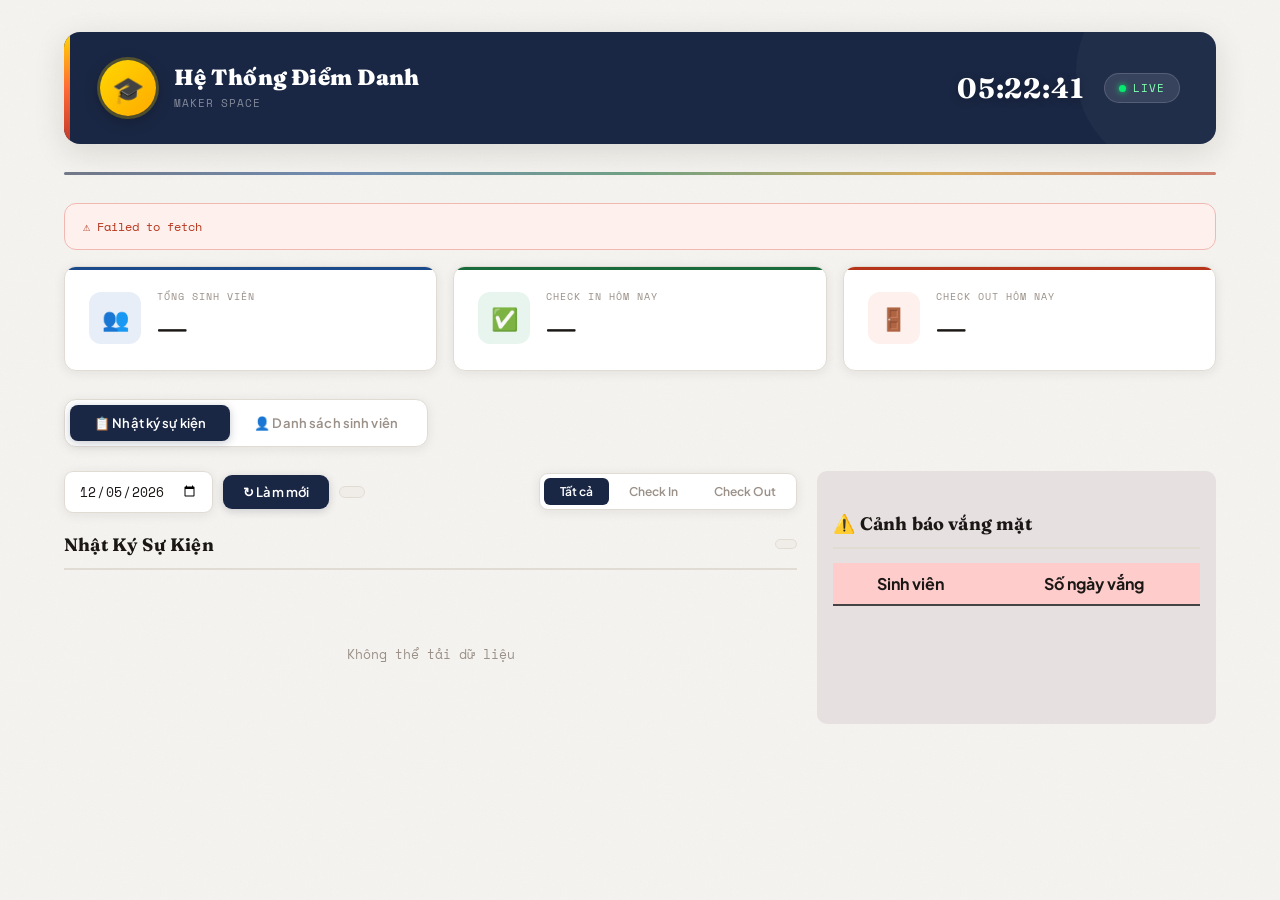
<file: index.html>
<!DOCTYPE html>
<html lang="vi">
<head>
<meta charset="UTF-8">
<meta name="viewport" content="width=device-width, initial-scale=1.0">
<title>Access Control Dashboard</title>
<link href="https://fonts.googleapis.com/css2?family=Fraunces:wght@700;900&family=Plus+Jakarta+Sans:wght@300;400;500;600;700&family=Space+Mono:wght@400;700&display=swap" rel="stylesheet">
<link rel="stylesheet" href="css/style.css">
</head>
<body>
<div class="wrapper">

  <!-- ── Header ── -->
  <header>
    <div class="logo-area">
      <div class="school-emblem">🎓</div>
      <div class="logo-text">
        <h1>Hệ Thống Điểm Danh</h1>
        <p>Maker Space</p>
      </div>
    </div>
    <div class="header-right">
      <div id="clock"></div>
      <div class="live-badge"><span class="live-dot"></span><span>LIVE</span></div>
    </div>
  </header>

  <div class="stripe-divider"></div>
  <div class="error-msg" id="errorMsg"></div>

  <!-- ── Stats ── -->
  <div class="stats">
    <div class="stat-card">
      <div class="stat-icon-wrap">👥</div>
      <div class="stat-info"><label>Tổng sinh viên</label><div class="count" id="stat-users">—</div></div>
    </div>
    <div class="stat-card">
      <div class="stat-icon-wrap">✅</div>
      <div class="stat-info"><label>Check In hôm nay</label><div class="count" id="stat-in">—</div></div>
    </div>
    <div class="stat-card">
      <div class="stat-icon-wrap">🚪</div>
      <div class="stat-info"><label>Check Out hôm nay</label><div class="count" id="stat-out">—</div></div>
    </div>
  </div>

  <!-- ── Page Tabs ── -->
  <div class="page-tabs">
    <button class="page-tab active" onclick="showPage('events',this)">📋 Nhật ký sự kiện</button>
    <button class="page-tab"        onclick="showPage('users',this)">👤 Danh sách sinh viên</button>
  </div>

  <!-- ══════════ Events Page ══════════ -->
  <div id="page-events">
    <div class="events-layout">

      <!-- LEFT: danh sách sự kiện -->
      <div class="events-left">
        <div class="controls">
          <input type="date" id="dateInput" class="date-input">
          <button class="btn btn-primary" onclick="fetchEvents()">↻ Làm mới</button>
          <span id="countdown"></span>
          <div class="filter-tabs">
            <button class="tab active" data-filter="all"      onclick="setFilter('all',this)">Tất cả</button>
            <button class="tab"        data-filter="checkIn"  onclick="setFilter('checkIn',this)">Check In</button>
            <button class="tab"        data-filter="checkOut" onclick="setFilter('checkOut',this)">Check Out</button>
          </div>
        </div>

        <div class="latest-banner" id="latestBanner" style="display:none">
          <span class="latest-label">↳ Mới nhất</span>
          <span class="latest-info" id="latestName"></span>
          <span class="latest-time" id="latestTime"></span>
        </div>

        <div class="section-header">
          <span class="section-title">Nhật Ký Sự Kiện</span>
          <span class="event-count" id="eventCount"></span>
        </div>

        <div id="events-list">
          <div class="status-msg">
            <div class="spinner"></div>
            <span>Đang tải dữ liệu...</span>
          </div>
        </div>
      </div>

      <!-- RIGHT: cảnh báo -->
      <div class="events-right">
        <div class="warning-box">
          <div class="section-header">
            <span class="section-title">⚠️ Cảnh báo vắng mặt</span>
          </div>
          <table class="warning-table">
            <thead>
              <tr>
                <th>Sinh viên</th>
                <th>Số ngày vắng</th>
              </tr>
            </thead>
            <tbody id="warning-body"></tbody>
          </table>
        </div>
      </div>

    </div>
  </div>

  <!-- ══════════ Users Page ══════════ -->
  <div id="page-users" style="display:none">
    <div class="section-header" style="margin-bottom:16px">
      <span class="section-title">Danh Sách Sinh Viên</span>
      <span class="event-count" id="userCount"></span>
      <span id="avatarStorageInfo"
            style="font-family:var(--mono);font-size:10px;color:var(--text-dim);background:var(--surface2);padding:4px 10px;border-radius:6px;border:1px solid var(--border)">
      </span>
    </div>
    <div id="users-grid" class="user-grid">
      <div class="status-msg"><div class="spinner"></div><span>Đang tải...</span></div>
    </div>
  </div>

  <!-- ══════════ Attendance Modal ══════════ -->
  <div class="modal-overlay" id="attendanceModal" style="display:none" onclick="closeModal(event)">
    <div class="modal">
      <div class="modal-header">
        <div>
          <div class="modal-title"    id="modalName">—</div>
          <div class="modal-subtitle" id="modalId">—</div>
        </div>
        <button class="modal-close"
                onclick="document.getElementById('attendanceModal').style.display='none'">✕</button>
      </div>
      <div class="modal-body">
        <div class="month-picker">
          <input type="month" id="modalMonth" class="month-input">
          <button class="btn btn-primary" onclick="loadAttendance()">Xem</button>
          <button class="btn-setting"     onclick="SettingAttendance()">⚙ Cài đặt</button>
          <button class="btn-setting"     onclick="loadAttendance()">Làm mới</button>
        </div>
        <div id="attendanceContent">
          <div class="status-msg">Chọn tháng và nhấn Xem</div>
        </div>
      </div>
    </div>
  </div>

  <!-- ══════════ Settings Modal ══════════ -->
  <div class="settings-overlay" id="settingsModal" style="display:none"
       onclick="closeSettingsModal(event)">
    <div class="settings-modal" onclick="event.stopPropagation()">

      <div class="settings-header">
        <div class="settings-header-left">
          <span class="settings-icon">⚙️</span>
          <div class="settings-title">Cài đặt lịch chuyên cần</div>
          <div class="settings-subtitle" id="settingsSubtitle">Nhân viên — — · Tháng — —</div>
        </div>
        <button class="settings-close"
                onclick="document.getElementById('settingsModal').style.display='none'">✕</button>
      </div>

      <div class="settings-body">

        <!-- Giờ ca mặc định -->
        <div class="settings-section">
          <div class="settings-section-title">Giờ ca mặc định cho tháng</div>
          <div class="time-row">
            <div class="time-field">
              <label>🟢 Giờ vào ca</label>
              <input type="time" id="settingSignIn" value="08:00">
              <div class="time-field-hint">Giờ bắt đầu ca làm việc</div>
            </div>
            <div class="time-field">
              <label>🔴 Giờ ra ca</label>
              <input type="time" id="settingSignOut" value="17:00">
              <div class="time-field-hint">Giờ kết thúc ca làm việc</div>
            </div>
          </div>
        </div>

        <!-- Ngưỡng đi trễ -->
        <div class="settings-section">
          <div class="settings-section-title">Ngưỡng đi trễ</div>
          <div class="grace-row">
            <label>
              Cho phép trễ tối đa
              <span class="grace-value" id="graceDisplay">120 phút</span>
            </label>
            <input type="range" id="graceSlider" min="0" max="240" step="15" value="120"
                   oninput="updateGraceDisplay(this)">
            <div class="grace-hint">
              Sinh viên check-in sau <strong id="graceHintTime">10:00</strong> sẽ bị tính là
              <strong>đi trễ</strong>. (Giờ vào + ngưỡng trễ)
            </div>
          </div>
        </div>

        <!-- Ghi đè từng ngày -->
        <div class="settings-section">
          <div class="settings-section-title">Ghi đè giờ từng ngày</div>
          <div class="override-notice">
            💡 Để trống = dùng giờ mặc định. Nhập giờ riêng nếu ca ngày đó thay đổi.
          </div>
          <div style="max-height:240px;overflow-y:auto;border:1.5px solid var(--border);border-radius:10px">
            <table class="override-table">
              <thead>
                <tr><th>Ngày</th><th>Giờ vào</th><th>Giờ ra</th><th></th></tr>
              </thead>
              <tbody id="overrideTableBody"></tbody>
            </table>
          </div>
        </div>

      </div><!-- /settings-body -->

      <div class="settings-footer">
        <button class="btn-save"      onclick="saveSettings()">💾 Lưu cài đặt</button>
        <button class="btn-reset-all" onclick="resetAllSettings()">↺ Đặt lại</button>
        <button class="btn-setting"   onclick="importFromAdminPage()">📥 Nhận lịch đăng ký</button>
        <span class="settings-saved-msg" id="savedMsg">✓ Đã lưu!</span>
      </div>

    </div>
  </div>

</div><!-- /wrapper -->

<!-- ── Scripts (thứ tự quan trọng) ── -->
<script src="js/settings.js"></script>
<script src="js/attendance.js"></script>
<script src="js/ranking.js"></script>
<script src="js/app.js"></script>
</body>
</html>
</file>
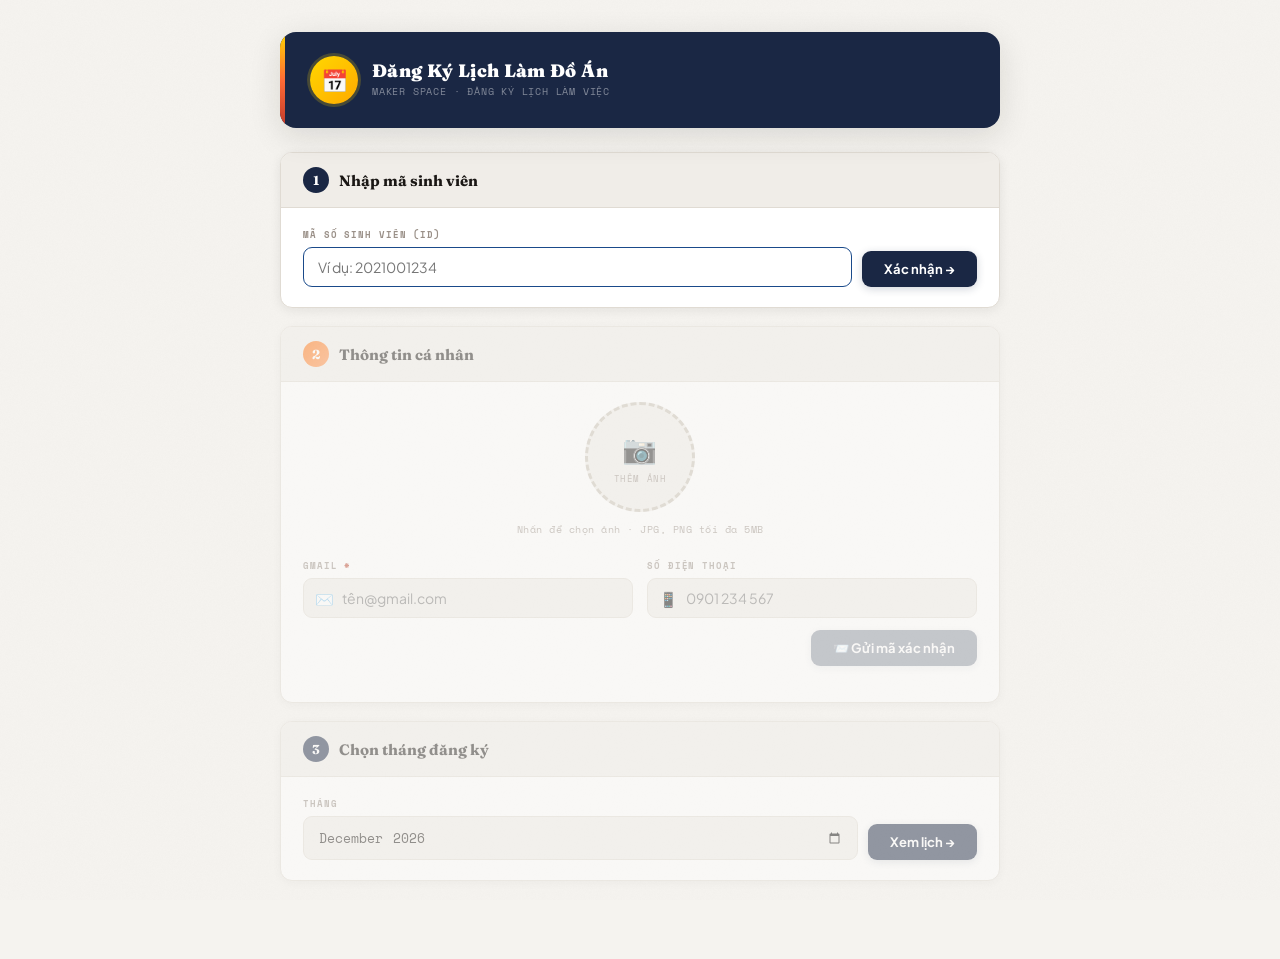
<file: register.html>
<!DOCTYPE html>
<html lang="vi">
<head>
<meta charset="UTF-8">
<meta name="viewport" content="width=device-width, initial-scale=1.0">
<title>Đăng Ký Lịch Làm Đồ Án</title>
<link href="https://fonts.googleapis.com/css2?family=Fraunces:wght@700;900&family=Plus+Jakarta+Sans:wght@300;400;500;600;700&family=Space+Mono:wght@400;700&display=swap" rel="stylesheet">
<style>
  :root {
    --bg: #f5f3ef; --white: #ffffff; --surface2: #f0ede8;
    --border: #e0dbd3; --border-dark: #c8c0b4;
    --accent-in: #1a6b3c; --accent-in-light: #e8f5ee;
    --accent-out: #b5341a; --accent-out-light: #fdf0ed;
    --accent-blue: #1a4a8a; --accent-blue-light: #e8eef7;
    --accent-yellow: #c17f00; --accent-yellow-light: #fdf6e3;
    --text: #1a1714; --text-mid: #5a5147; --text-dim: #9a9088;
    --ink: #1a1714; --navy: #1a2744;
    --display: 'Fraunces', serif; --sans: 'Plus Jakarta Sans', sans-serif; --mono: 'Space Mono', monospace;
    --radius: 12px; --shadow: 0 2px 12px rgba(26,23,20,0.08); --shadow-lg: 0 8px 32px rgba(26,23,20,0.12);
  }
  * { margin:0; padding:0; box-sizing:border-box; }
  body { background:var(--bg); color:var(--text); font-family:var(--sans); min-height:100vh; }
  body::before { content:''; position:fixed; inset:0; background-image:url("data:image/svg+xml,%3Csvg xmlns='http://www.w3.org/2000/svg' width='400' height='400'%3E%3Cfilter id='n'%3E%3CfeTurbulence type='fractalNoise' baseFrequency='0.75' numOctaves='4' stitchTiles='stitch'/%3E%3CfeColorMatrix type='saturate' values='0'/%3E%3C/filter%3E%3Crect width='400' height='400' filter='url(%23n)' opacity='0.04'/%3E%3C/svg%3E"); pointer-events:none; z-index:0; opacity:.6; }
  .wrapper { position:relative; z-index:1; max-width:760px; margin:0 auto; padding:32px 20px 60px; }

  header { background:var(--navy); border-radius:16px; padding:24px 30px; margin-bottom:24px; display:flex; align-items:center; position:relative; overflow:hidden; box-shadow:var(--shadow-lg); }
  header::before { content:''; position:absolute; left:0; top:0; bottom:0; width:5px; background:linear-gradient(180deg,#ffd700,#ff6b35,#c0392b); }
  .header-left { display:flex; align-items:center; gap:14px; }
  .header-icon { width:48px; height:48px; background:linear-gradient(135deg,#ffd700,#ffaa00); border-radius:50%; display:flex; align-items:center; justify-content:center; font-size:22px; box-shadow:0 0 0 3px rgba(255,215,0,0.2); flex-shrink:0; }
  .header-text h1 { font-family:var(--display); font-size:18px; font-weight:900; color:#fff; letter-spacing:.02em; line-height:1.1; }
  .header-text p  { font-family:var(--mono); font-size:10px; color:rgba(255,255,255,0.45); margin-top:4px; letter-spacing:.08em; text-transform:uppercase; }

  .card { background:var(--white); border:1.5px solid var(--border); border-radius:var(--radius); box-shadow:var(--shadow); overflow:hidden; margin-bottom:18px; transition:opacity .3s, transform .3s; }
  .card.locked { opacity:.45; pointer-events:none; }
  .card-header { background:var(--surface2); border-bottom:1.5px solid var(--border); padding:14px 22px; display:flex; align-items:center; gap:10px; }
  .card-step { width:26px; height:26px; background:var(--navy); color:#fff; border-radius:50%; display:flex; align-items:center; justify-content:center; font-family:var(--display); font-size:13px; font-weight:700; flex-shrink:0; }
  .card-title { font-family:var(--display); font-size:15px; font-weight:700; color:var(--ink); }
  .card-body  { padding:20px 22px; }
  .card-done-badge { margin-left:auto; background:var(--accent-in-light); color:var(--accent-in); border:1.5px solid #b8dfc8; border-radius:20px; padding:3px 10px; font-family:var(--mono); font-size:10px; font-weight:700; letter-spacing:.05em; display:none; }

  .id-row { display:flex; gap:10px; align-items:flex-end; flex-wrap:wrap; }
  .field  { display:flex; flex-direction:column; gap:6px; flex:1; min-width:180px; }
  .field label { font-family:var(--mono); font-size:9px; font-weight:700; letter-spacing:.1em; text-transform:uppercase; color:var(--text-dim); }
  .field input { padding:10px 14px; border:1.5px solid var(--border); border-radius:9px; font-family:var(--sans); font-size:14px; color:var(--ink); background:var(--surface2); outline:none; transition:border-color .2s,background .2s; }
  .field input:focus { border-color:var(--accent-blue); background:var(--white); }
  .field input.confirmed { border-color:var(--accent-in); background:var(--accent-in-light); font-weight:700; }
  .btn { padding:10px 22px; border-radius:9px; border:none; font-family:var(--sans); font-size:13px; font-weight:700; cursor:pointer; transition:all .2s; display:inline-flex; align-items:center; gap:8px; white-space:nowrap; }
  .btn-primary { background:var(--navy); color:#fff; box-shadow:0 2px 8px rgba(26,39,68,0.2); }
  .btn-primary:hover { background:#243560; transform:translateY(-1px); }
  .btn-primary:disabled { opacity:.5; cursor:not-allowed; transform:none; }
  .btn-success { background:var(--accent-in); color:#fff; box-shadow:0 2px 8px rgba(26,107,60,0.2); }
  .btn-success:hover { background:#155a33; transform:translateY(-1px); }
  .btn-success:disabled { opacity:.5; cursor:not-allowed; transform:none; }
  .btn-outline { background:var(--white); color:var(--text); border:1.5px solid var(--border); }
  .btn-outline:hover { border-color:var(--accent-blue); color:var(--accent-blue); }

  .student-banner { display:none; background:var(--accent-in-light); border:1.5px solid #b8dfc8; border-radius:9px; padding:12px 16px; margin-top:14px; align-items:center; gap:12px; }
  .student-avatar { width:40px; height:40px; background:var(--accent-in); color:#fff; border-radius:10px; display:flex; align-items:center; justify-content:center; font-family:var(--display); font-size:18px; font-weight:700; flex-shrink:0; text-transform:uppercase; }
  .student-info strong { font-size:14px; font-weight:700; color:var(--ink); display:block; }
  .student-info span   { font-family:var(--mono); font-size:11px; color:var(--text-dim); }

  /* Profile */
  .profile-upload-area { display:flex; flex-direction:column; align-items:center; gap:10px; margin-bottom:22px; }
  .avatar-preview { width:110px; height:110px; border-radius:50%; border:3px dashed var(--border-dark); display:flex; flex-direction:column; align-items:center; justify-content:center; cursor:pointer; transition:border-color .2s,background .2s; overflow:hidden; background:var(--surface2); position:relative; }
  .avatar-preview:hover { border-color:var(--accent-blue); background:var(--accent-blue-light); }
  .avatar-preview:hover .avatar-overlay { opacity:1; }
  .avatar-preview img { width:100%; height:100%; object-fit:cover; border-radius:50%; }
  .avatar-placeholder { display:flex; flex-direction:column; align-items:center; gap:6px; pointer-events:none; }
  .avatar-placeholder span:first-child { font-size:28px; }
  .avatar-placeholder span:last-child  { font-family:var(--mono); font-size:9px; color:var(--text-dim); letter-spacing:.06em; text-transform:uppercase; }
  .avatar-overlay { position:absolute; inset:0; background:rgba(26,74,138,0.6); display:flex; align-items:center; justify-content:center; opacity:0; transition:opacity .2s; border-radius:50%; font-size:22px; }
  .avatar-hint { font-family:var(--mono); font-size:10px; color:var(--text-dim); letter-spacing:.05em; }
  .info-grid { display:grid; grid-template-columns:1fr 1fr; gap:14px; }
  .field-with-icon { display:flex; flex-direction:column; gap:6px; }
  .field-with-icon label { font-family:var(--mono); font-size:9px; font-weight:700; letter-spacing:.1em; text-transform:uppercase; color:var(--text-dim); }
  .input-icon-wrap { position:relative; display:flex; align-items:center; gap:8px; }
  .input-icon-wrap .icon { position:absolute; left:12px; font-size:15px; pointer-events:none; line-height:1; z-index:1; }
  .input-icon-wrap input { flex:1; padding:10px 14px 10px 38px; border:1.5px solid var(--border); border-radius:9px; font-family:var(--sans); font-size:14px; color:var(--ink); background:var(--surface2); outline:none; transition:border-color .2s,background .2s; width:100%; }
  .input-icon-wrap input:focus { border-color:var(--accent-blue); background:var(--white); }
  .input-icon-wrap input.valid { border-color:var(--accent-in); background:var(--accent-in-light); }
  .input-icon-wrap input.verified { border-color:var(--accent-in); background:var(--accent-in-light); font-weight:600; }
  .info-saved-badge { display:none; align-items:center; gap:7px; background:var(--accent-in-light); border:1.5px solid #b8dfc8; border-radius:8px; padding:8px 14px; font-family:var(--mono); font-size:11px; color:var(--accent-in); font-weight:600; margin-top:14px; }

  /* ── OTP Section ── */
  .otp-section { display:none; margin-top:14px; }
  .otp-box {
    background: linear-gradient(135deg, #e8eef7, #f0ede8);
    border: 1.5px solid #b8cfe8;
    border-radius: 12px;
    padding: 18px 20px;
  }
  .otp-box-title { font-family:var(--display); font-size:14px; font-weight:700; color:var(--navy); margin-bottom:4px; }
  .otp-box-sub   { font-family:var(--mono); font-size:10px; color:var(--text-dim); margin-bottom:16px; letter-spacing:.04em; }
  .otp-input-row { display:flex; gap:8px; align-items:center; }

  /* 6 digit boxes */
  .otp-digits { display:flex; gap:6px; }
  .otp-digit {
    width:42px; height:52px;
    border:2px solid var(--border);
    border-radius:10px;
    background:var(--white);
    font-family:var(--display);
    font-size:22px;
    font-weight:700;
    color:var(--navy);
    text-align:center;
    outline:none;
    transition:border-color .15s, box-shadow .15s, background .15s;
    caret-color: var(--accent-blue);
  }
  .otp-digit:focus {
    border-color:var(--accent-blue);
    box-shadow:0 0 0 3px rgba(26,74,138,0.12);
    background:var(--accent-blue-light);
  }
  .otp-digit.filled {
    border-color: var(--accent-blue);
    background: var(--accent-blue-light);
  }
  .otp-digit.correct {
    border-color: var(--accent-in);
    background: var(--accent-in-light);
    color: var(--accent-in);
  }
  .otp-digit.wrong {
    border-color: var(--accent-out);
    background: var(--accent-out-light);
    color: var(--accent-out);
    animation: shake .3s ease;
  }
  @keyframes shake {
    0%,100%{transform:translateX(0)}
    20%{transform:translateX(-4px)}
    40%{transform:translateX(4px)}
    60%{transform:translateX(-4px)}
    80%{transform:translateX(4px)}
  }

  .otp-actions { display:flex; align-items:center; gap:10px; margin-top:14px; flex-wrap:wrap; }
  .otp-countdown { font-family:var(--mono); font-size:11px; color:var(--text-dim); }
  .otp-countdown.urgent { color:var(--accent-out); font-weight:700; }
  .otp-resend { font-family:var(--mono); font-size:11px; color:var(--accent-blue); cursor:pointer; text-decoration:underline; display:none; }
  .otp-resend:hover { color:#243560; }
  .gmail-verified-banner {
    display:none;
    background:var(--accent-in-light);
    border:1.5px solid #b8dfc8;
    border-radius:9px;
    padding:10px 14px;
    margin-top:12px;
    align-items:center;
    gap:10px;
    font-family:var(--mono);
    font-size:11px;
    color:var(--accent-in);
    font-weight:600;
  }

  /* Month picker */
  .month-row { display:flex; gap:10px; align-items:flex-end; flex-wrap:wrap; }
  input[type="month"] { padding:10px 14px; border:1.5px solid var(--border); border-radius:9px; font-family:var(--mono); font-size:13px; color:var(--ink); background:var(--surface2); outline:none; transition:border-color .2s; flex:1; min-width:160px; }
  input[type="month"]:focus { border-color:var(--accent-blue); background:var(--white); }

  /* Calendar */
  .cal-section { display:none; }
  .cal-info-bar { background:var(--accent-blue-light); border:1.5px solid #b8cfe8; border-radius:9px; padding:10px 14px; font-family:var(--sans); font-size:12px; color:var(--accent-blue); font-weight:500; margin-bottom:14px; line-height:1.5; }
  .cal-grid-header { display:grid; grid-template-columns:repeat(7,1fr); gap:4px; margin-bottom:6px; }
  .cal-dow { font-family:var(--sans); font-size:11px; font-weight:700; color:var(--text-mid); text-align:center; padding:6px 0; letter-spacing:.05em; }
  .cal-grid { display:grid; grid-template-columns:repeat(7,1fr); gap:5px; margin-bottom:16px; }
  .cal-day { background:var(--white); border:1.5px solid var(--border); border-radius:9px; padding:8px 4px 6px; min-height:72px; display:flex; flex-direction:column; align-items:center; cursor:pointer; transition:border-color .15s,background .15s,transform .1s; position:relative; user-select:none; }
  .cal-day.selected.no-time  { border-color:#e8a020; background:#fffbf0; box-shadow:0 0 0 2px rgba(232,160,32,0.2); }
  .cal-day.selected.no-time .cal-day-num { color:#b87a00; }
  .cal-day.selected.has-time { background:var(--accent-in-light); border-color:#7dc8a0; box-shadow:0 0 0 2px rgba(26,107,60,0.15); }
  .cal-day.selected.has-time .cal-day-num { color:var(--accent-in); }
  .cal-day:hover:not(.empty):not(.past):not(.weekend-day) { border-color:var(--accent-blue); transform:translateY(-1px); box-shadow:0 4px 12px rgba(26,74,138,0.12); }
  .cal-day.empty       { background:transparent; border-color:transparent; cursor:default; }
  .cal-day.past        { opacity:.38; cursor:not-allowed; }
  .cal-day.weekend-day {
  background: #f7f7f7;
  opacity: 1;
  cursor: pointer;
}
  .cal-day.is-today    { box-shadow:0 0 0 2px var(--navy); }
  .cal-day.is-today .cal-day-num { color:var(--navy); }
  .cal-day-num { font-family:var(--display); font-size:14px; font-weight:700; color:var(--text-mid); line-height:1; }
  .cal-status-icon { font-size:11px; margin-top:3px; line-height:1; min-height:14px; }
  .cal-time-mini { font-family:var(--mono); font-size:8px; color:var(--accent-in); margin-top:2px; text-align:center; line-height:1.5; font-weight:600; }
  .cal-day.selected.no-time .cal-time-mini { color:#b87a00; }
  .cal-day.selected.no-time::after { content:'Chưa có giờ'; position:absolute; bottom:4px; font-family:var(--mono); font-size:7px; color:#b87a00; letter-spacing:.04em; }
  .warn-badge { display:none; background:#fff3cd; border:1.5px solid #f0c040; border-radius:9px; padding:10px 14px; font-family:var(--sans); font-size:12px; color:#8a6000; font-weight:500; margin-bottom:14px; line-height:1.5; }

  .summary-bar { background:var(--white); border:1.5px solid var(--border); border-radius:var(--radius); padding:14px 20px; display:flex; align-items:center; gap:16px; flex-wrap:wrap; margin-bottom:14px; box-shadow:var(--shadow); }
  .summary-chip { display:flex; align-items:center; gap:6px; font-family:var(--mono); font-size:11px; font-weight:600; padding:5px 12px; border-radius:20px; border:1.5px solid; }
  .chip-green  { background:var(--accent-in-light);     color:var(--accent-in);     border-color:#b8dfc8; }
  .chip-orange { background:#fff3cd;                    color:#8a6000;              border-color:#f0c040; }
  .chip-blue   { background:var(--accent-blue-light);   color:var(--accent-blue);   border-color:#b8cfe8; }
  .chip-yellow { background:var(--accent-yellow-light); color:var(--accent-yellow); border-color:#f0d898; }
  .summary-bar .spacer { flex:1; }

  .submit-section { display:none; background:linear-gradient(135deg,var(--accent-in-light),#f0f7ff); border:1.5px solid #b8dfc8; border-radius:var(--radius); padding:20px 22px; text-align:center; box-shadow:var(--shadow); }
  .submit-section p { font-family:var(--sans); font-size:13px; color:var(--text-mid); margin-bottom:14px; line-height:1.6; }
  .submit-warn { background:#fff3cd; border:1.5px solid #f0c040; border-radius:8px; padding:9px 14px; font-family:var(--sans); font-size:12px; color:#8a6000; margin-bottom:14px; line-height:1.5; display:none; }

  .toast { position:fixed; bottom:24px; right:24px; padding:13px 18px; border-radius:10px; font-family:var(--sans); font-size:13px; font-weight:600; box-shadow:var(--shadow-lg); z-index:999; display:none; align-items:center; gap:10px; animation:slideUp .25s ease; max-width:320px; }
  @keyframes slideUp { from{opacity:0;transform:translateY(12px)} to{opacity:1;transform:translateY(0)} }
  .toast.success { background:var(--accent-in-light);   color:var(--accent-in);   border:1.5px solid #b8dfc8; }
  .toast.error   { background:var(--accent-out-light);  color:var(--accent-out);  border:1.5px solid #f0b8b0; }
  .toast.info    { background:var(--accent-blue-light); color:var(--accent-blue); border:1.5px solid #b8cfe8; }
  .spinner { width:16px; height:16px; border:2.5px solid rgba(255,255,255,0.3); border-top-color:#fff; border-radius:50%; animation:spin .7s linear infinite; display:none; }
  @keyframes spin { to { transform:rotate(360deg); } }
  @keyframes unlockCard { from{opacity:.45;transform:translateY(8px)} to{opacity:1;transform:translateY(0)} }
  .card.unlocking { animation:unlockCard .4s ease forwards; }

  /* TIME PICKER */
  .tp-overlay { position:fixed; inset:0; background:rgba(26,23,20,0.55); backdrop-filter:blur(7px); z-index:300; display:flex; align-items:center; justify-content:center; padding:20px; }
  .tp-card { background:var(--white); border:1.5px solid var(--border); border-radius:20px; padding:26px 26px 20px; width:100%; max-width:380px; box-shadow:var(--shadow-lg); animation:popIn .2s ease; }
  @keyframes popIn { from{opacity:0;transform:scale(.94)} to{opacity:1;transform:scale(1)} }
  .tp-title { font-family:var(--display); font-size:17px; font-weight:700; color:var(--ink); margin-bottom:3px; }
  .tp-date  { font-family:var(--mono); font-size:11px; color:var(--text-dim); margin-bottom:20px; letter-spacing:.06em; }
  .tp-pickers { display:grid; grid-template-columns:1fr 1fr; gap:14px; margin-bottom:22px; }
  .tp-picker-wrap { display:flex; flex-direction:column; align-items:center; gap:8px; }
  .tp-picker-label { font-family:var(--mono); font-size:9px; font-weight:700; letter-spacing:.1em; text-transform:uppercase; color:var(--text-dim); align-self:flex-start; }
  .tp-time-display { font-family:var(--display); font-size:30px; font-weight:700; color:var(--text-dim); letter-spacing:.03em; background:var(--surface2); border:1.5px solid var(--border); border-radius:12px; padding:10px 0; width:100%; text-align:center; transition:border-color .2s,color .2s,background .2s; }
  .tp-time-display.in-set  { color:var(--accent-in);  border-color:var(--accent-in);  background:var(--accent-in-light); }
  .tp-time-display.out-set { color:var(--accent-out); border-color:var(--accent-out); background:var(--accent-out-light); }
  .tp-drum-row { display:flex; align-items:center; background:var(--surface2); border:1.5px solid var(--border); border-radius:14px; overflow:hidden; width:100%; position:relative; }
  .tp-drum-row::before { content:''; position:absolute; left:0; right:0; top:50%; transform:translateY(-50%); height:42px; background:rgba(26,74,138,0.07); border-top:2px solid rgba(26,74,138,0.25); border-bottom:2px solid rgba(26,74,138,0.25); pointer-events:none; z-index:2; }
  .tp-drum-row::after  { content:''; position:absolute; inset:0; background:linear-gradient(to bottom,var(--surface2) 0%,transparent 28%,transparent 72%,var(--surface2) 100%); pointer-events:none; z-index:3; }
  .tp-drum { flex:1; height:168px; overflow-y:scroll; scrollbar-width:none; -ms-overflow-style:none; scroll-snap-type:y mandatory; padding:63px 0; }
  .tp-drum::-webkit-scrollbar { display:none; }
  .tp-drum-colon { width:20px; flex-shrink:0; display:flex; align-items:center; justify-content:center; font-family:var(--display); font-size:22px; font-weight:700; color:var(--text-dim); z-index:4; position:relative; user-select:none; pointer-events:none; }
  .tp-drum-item { height:42px; display:flex; align-items:center; justify-content:center; font-family:var(--display); font-size:19px; font-weight:700; color:var(--text-dim); scroll-snap-align:center; cursor:pointer; transition:color .1s,transform .1s; user-select:none; }
  .tp-drum-item:hover { color:var(--accent-blue); }
  .tp-drum-item.active { color:var(--navy); transform:scale(1.12); }
  .tp-actions { display:flex; gap:8px; }

  @media (max-width:500px) {
    .id-row,.month-row,.info-grid { flex-direction:column; grid-template-columns:1fr; }
    header { flex-wrap:wrap; gap:10px; }
    .cal-day { min-height:60px; }
    .tp-pickers { gap:8px; }
    .tp-time-display { font-size:24px; }
    .tp-drum-item { font-size:17px; }
    .otp-digit { width:36px; height:46px; font-size:18px; }
  }
</style>
</head>
<body>
<div class="wrapper">

  <header>
    <div class="header-left">
      <div class="header-icon">📅</div>
      <div class="header-text">
        <h1>Đăng Ký Lịch Làm Đồ Án</h1>
        <p>Maker Space · Đăng ký lịch làm việc</p>
      </div>
    </div>
  </header>

  <!-- Step 1 -->
  <div class="card" id="step1Card">
    <div class="card-header">
      <div class="card-step">1</div>
      <div class="card-title">Nhập mã sinh viên</div>
      <div class="card-done-badge" id="step1DoneBadge">✓ Hoàn thành</div>
    </div>
    <div class="card-body">
      <div class="id-row">
        <div class="field">
          <label>Mã số sinh viên (ID)</label>
          <input type="text" id="studentId" placeholder="Ví dụ: 2021001234"
                 onkeydown="if(event.key==='Enter') confirmStudent()">
        </div>
        <button class="btn btn-primary" onclick="confirmStudent()">Xác nhận →</button>
      </div>
      <div class="student-banner" id="studentBanner">
        <div class="student-avatar" id="studentAvatar">?</div>
        <div class="student-info">
          <strong id="studentName">—</strong>
          <span id="studentIdDisplay">—</span>
        </div>
      </div>
    </div>
  </div>

  <!-- Step 2: Thông tin + OTP -->
  <div class="card locked" id="profileCard">
    <div class="card-header">
      <div class="card-step" style="background:linear-gradient(135deg,#ff6a00,#ff8c42)">2</div>
      <div class="card-title">Thông tin cá nhân</div>
      <div class="card-done-badge" id="step2DoneBadge">✓ Hoàn thành</div>
    </div>
    <div class="card-body">

      <!-- Avatar -->
      <div class="profile-upload-area">
        <div class="avatar-preview" id="avatarPreview" onclick="document.getElementById('avatarInput').click()">
          <div class="avatar-placeholder" id="avatarPlaceholder"><span>📷</span><span>Thêm ảnh</span></div>
          <div class="avatar-overlay">✏️</div>
        </div>
        <div class="avatar-hint">Nhấn để chọn ảnh · JPG, PNG tối đa 5MB</div>
        <input type="file" id="avatarInput" accept="image/*" style="display:none" onchange="previewAvatar(event)">
      </div>

      <!-- Gmail + SĐT -->
      <div class="info-grid">
        <div class="field-with-icon">
          <label>Gmail <span style="color:var(--accent-out)">*</span></label>
          <div class="input-icon-wrap">
            <span class="icon">✉️</span>
            <input type="email" id="profileGmail" placeholder="tên@gmail.com"
                   oninput="onGmailChange()" onblur="validateEmail(this)">
          </div>
        </div>
        <div class="field-with-icon">
          <label>Số điện thoại</label>
          <div class="input-icon-wrap">
            <span class="icon">📱</span>
            <input type="tel" id="profilePhone" placeholder="0901 234 567"
                   oninput="validatePhone(this)" onblur="validatePhone(this)">
          </div>
        </div>
      </div>

      <!-- Nút gửi OTP -->
      <div style="display:flex;justify-content:flex-end;margin-top:12px">
        <button class="btn btn-primary" id="btnSendOtp" onclick="sendOtp()" disabled>
          📨 Gửi mã xác nhận
        </button>
      </div>

      <!-- OTP box (hiện sau khi gửi) -->
      <div class="otp-section" id="otpSection">
        <div class="otp-box">
          <div class="otp-box-title">🔐 Nhập mã xác nhận</div>
          <div class="otp-box-sub" id="otpSubText">Nhập mã 6 số đã gửi tới gmail của bạn</div>
          <div class="otp-digits" id="otpDigits">
            <input class="otp-digit" maxlength="1" inputmode="numeric" pattern="[0-9]" data-idx="0">
            <input class="otp-digit" maxlength="1" inputmode="numeric" pattern="[0-9]" data-idx="1">
            <input class="otp-digit" maxlength="1" inputmode="numeric" pattern="[0-9]" data-idx="2">
            <input class="otp-digit" maxlength="1" inputmode="numeric" pattern="[0-9]" data-idx="3">
            <input class="otp-digit" maxlength="1" inputmode="numeric" pattern="[0-9]" data-idx="4">
            <input class="otp-digit" maxlength="1" inputmode="numeric" pattern="[0-9]" data-idx="5">
          </div>
          <div class="otp-actions">
            <button class="btn btn-success" id="btnVerifyOtp" onclick="verifyOtp()" disabled>
              ✓ Xác nhận OTP
            </button>
            <span class="otp-countdown" id="otpCountdown"></span>
            <span class="otp-resend" id="otpResend" onclick="sendOtp()">Gửi lại mã</span>
          </div>
        </div>
        <!-- Gmail đã xác nhận -->
        <div class="gmail-verified-banner" id="gmailVerifiedBanner">
          <span>✅</span>
          <span id="gmailVerifiedText">Gmail đã xác nhận</span>
        </div>
      </div>

      <div class="info-saved-badge" id="infoSavedBadge">✓ Thông tin đã được lưu</div>

      <!-- Nút lưu (chỉ hiện sau khi OTP xác nhận xong) -->
      <div style="display:flex;justify-content:flex-end;margin-top:16px">
        <button class="btn btn-success" id="btnSaveInfo" onclick="savePersonalInfo()" style="display:none">
          💾 Lưu & tiếp tục →
        </button>
      </div>

    </div>
  </div>

  <!-- Step 3 -->
  <div class="card locked" id="step3Card">
    <div class="card-header">
      <div class="card-step">3</div>
      <div class="card-title">Chọn tháng đăng ký</div>
    </div>
    <div class="card-body">
      <div class="month-row">
        <div class="field">
          <label>Tháng</label>
          <input type="month" id="monthPicker">
        </div>
        <button class="btn btn-primary" onclick="loadCalendar()">Xem lịch →</button>
      </div>
    </div>
  </div>

  <!-- Step 4 -->
  <div class="card cal-section" id="step4Card">
    <div class="card-header">
      <div class="card-step">4</div>
      <div class="card-title" id="calTitle">Chọn ngày làm việc</div>
    </div>
    <div class="card-body">
      <div class="cal-info-bar">
        📌 <strong>Nhấn vào ngày</strong> để chọn và đặt giờ · Nhấn lại để chỉnh giờ · Mỗi ngày <strong>phải có giờ</strong> mới được gửi.
      </div>
      <div class="warn-badge" id="warnBadge"></div>
      <div class="summary-bar">
        <span class="summary-chip chip-green"  id="chipSelected">✓ 0 ngày</span>
        <span class="summary-chip chip-orange" id="chipNoTime" style="display:none">⚠ 0 chưa có giờ</span>
        <span class="summary-chip chip-blue"   id="chipMonth">Tháng —</span>
        <span class="summary-chip chip-yellow" id="chipHours">⏱ 0 giờ</span>
        <div class="spacer"></div>
        <button class="btn btn-outline" onclick="clearAll()" style="padding:6px 14px;font-size:12px">🗑 Xóa tất cả</button>
      </div>
      <div class="cal-grid-header" id="calHeader"></div>
      <div class="cal-grid"        id="calGrid"></div>
    </div>
  </div>

  <!-- Submit -->
  <div class="submit-section" id="submitSection">
    <p>✅ Bạn đã chọn <strong id="submitCount">0</strong> ngày trong tháng <strong id="submitMonth">—</strong>.</p>
    <div class="submit-warn" id="submitWarn"></div>
    <div style="display:flex;gap:10px;justify-content:center;flex-wrap:wrap">
      <button class="btn btn-outline" onclick="loadCalendar()">↺ Chỉnh sửa lại</button>
      <button class="btn btn-success" onclick="submitSchedule()" id="btnSubmit">
        <div class="spinner" id="submitSpinner"></div>🚀 Gửi đăng ký
      </button>
    </div>
  </div>

</div>

<!-- TIME PICKER -->
<div class="tp-overlay" id="tpOverlay" style="display:none">
  <div class="tp-card">
    <div class="tp-title">⏰ Đặt giờ làm việc</div>
    <div class="tp-date" id="tpDate">—</div>
    <div class="tp-pickers">
      <div class="tp-picker-wrap">
        <div class="tp-picker-label">🟢 Giờ đến</div>
        <div class="tp-time-display" id="dispIn">00:00</div>
        <div class="tp-drum-row">
          <div class="tp-drum" id="drumInH" data-tid="inH"></div>
          <div class="tp-drum-colon">:</div>
          <div class="tp-drum" id="drumInM" data-tid="inM"></div>
        </div>
      </div>
      <div class="tp-picker-wrap">
        <div class="tp-picker-label">🔴 Giờ về</div>
        <div class="tp-time-display" id="dispOut">00:00</div>
        <div class="tp-drum-row">
          <div class="tp-drum" id="drumOutH" data-tid="outH"></div>
          <div class="tp-drum-colon">:</div>
          <div class="tp-drum" id="drumOutM" data-tid="outM"></div>
        </div>
      </div>
    </div>
    <div class="tp-actions">
      <button class="btn btn-primary" onclick="confirmTimePick()" style="flex:1">✓ Xác nhận</button>
      <button class="btn btn-outline" onclick="closeTimePicker()">Hủy</button>
    </div>
  </div>
</div>

<div class="toast" id="toast"></div>

<script>
const API = window.location.origin;
const DOW = ['CN','T2','T3','T4','T5','T6','T7'];

let confirmed    = false;
let profileSaved = false;
let gmailVerified = false;         // ← NEW
let verifiedGmail = '';            // ← NEW
let empId        = '';
let empName      = '';
let currentMonth = '';
let selectedDays = {};
let editingDate  = '';
let avatarDataUrl= '';
let otpTimer     = null;
let otpExpire    = 0;

/* ── helpers ── */
function p2(n) { return String(n).padStart(2,'0'); }

function unlockCard(id) {
  const el = document.getElementById(id);
  el.classList.remove('locked');
  el.classList.add('unlocking');
  el.addEventListener('animationend', () => el.classList.remove('unlocking'), {once:true});
}

/* ══════════════════════════════════
   OTP LOGIC
══════════════════════════════════ */
function onGmailChange() {
  const input = document.getElementById('profileGmail');
  validateEmail(input);
  const valid = /^[^\s@]+@[^\s@]+\.[^\s@]+$/.test(input.value.trim());
  document.getElementById('btnSendOtp').disabled = !valid;
  // Reset nếu gmail thay đổi sau khi đã xác nhận
  if (gmailVerified && input.value.trim() !== verifiedGmail) {
    resetGmailVerification();
  }
}

function resetGmailVerification() {
  gmailVerified = false; verifiedGmail = '';
  document.getElementById('gmailVerifiedBanner').style.display = 'none';
  document.getElementById('btnSaveInfo').style.display = 'none';
  document.getElementById('profileGmail').classList.remove('verified');
  document.getElementById('otpSection').style.display = 'none';
  clearOtpDigits();
}

function clearOtpDigits() {
  document.querySelectorAll('.otp-digit').forEach(d => {
    d.value = ''; d.classList.remove('filled','correct','wrong');
  });
  document.getElementById('btnVerifyOtp').disabled = true;
}

async function sendOtp() {
  const gmail = document.getElementById('profileGmail').value.trim();
  if (!gmail || !/^[^\s@]+@[^\s@]+\.[^\s@]+$/.test(gmail)) {
    showToast('Gmail không hợp lệ','error'); return;
  }
  const btn = document.getElementById('btnSendOtp');
  btn.disabled = true; btn.textContent = '⏳ Đang gửi...';

  try {
    const res  = await fetch(`${API}/api/otp/send`, {
      method:'POST', headers:{'Content-Type':'application/json'},
      body: JSON.stringify({empId, gmail})
    });
    const data = await res.json();
    if (!data.success) throw new Error(data.error);

    // Hiện OTP box
    document.getElementById('otpSection').style.display = 'block';
    document.getElementById('otpSubText').textContent   = `Mã 6 số đã gửi tới ${gmail}`;
    clearOtpDigits();
    // Focus ô đầu tiên
    setTimeout(() => document.querySelector('.otp-digit[data-idx="0"]').focus(), 100);

    // Countdown 10 phút
    otpExpire = Date.now() + 10 * 60 * 1000;
    clearInterval(otpTimer);
    otpTimer = setInterval(tickCountdown, 1000);
    tickCountdown();

    document.getElementById('otpResend').style.display = 'none';
    showToast(`✓ Đã gửi OTP tới ${gmail}`,'success');
  } catch(e) {
    showToast('Lỗi gửi OTP: ' + e.message, 'error');
  } finally {
    btn.disabled = false; btn.textContent = '📨 Gửi mã xác nhận';
  }
}

function tickCountdown() {
  const left = Math.max(0, Math.floor((otpExpire - Date.now()) / 1000));
  const m    = Math.floor(left / 60), s = left % 60;
  const el   = document.getElementById('otpCountdown');
  const rs   = document.getElementById('otpResend');
  if (left > 0) {
    el.textContent = `Hết hạn sau ${m}:${p2(s)}`;
    el.className   = left < 60 ? 'otp-countdown urgent' : 'otp-countdown';
    rs.style.display = 'none';
  } else {
    el.textContent = 'OTP đã hết hạn';
    el.className   = 'otp-countdown urgent';
    rs.style.display = 'inline';
    clearInterval(otpTimer);
  }
}

// Điều hướng giữa các ô OTP
document.addEventListener('DOMContentLoaded', () => {
  document.querySelectorAll('.otp-digit').forEach((inp, i, all) => {
    inp.addEventListener('input', e => {
      const v = e.target.value.replace(/[^0-9]/g,'');
      e.target.value = v;
      e.target.classList.toggle('filled', v !== '');
      if (v && i < 5) all[i+1].focus();
      checkOtpComplete();
    });
    inp.addEventListener('keydown', e => {
      if (e.key === 'Backspace' && !e.target.value && i > 0) all[i-1].focus();
      if (e.key === 'Enter') verifyOtp();
    });
    inp.addEventListener('paste', e => {
      e.preventDefault();
      const text = (e.clipboardData || window.clipboardData).getData('text').replace(/[^0-9]/g,'');
      [...text.slice(0,6)].forEach((ch, j) => {
        if (all[j]) { all[j].value = ch; all[j].classList.add('filled'); }
      });
      const next = Math.min(text.length, 5);
      all[next].focus();
      checkOtpComplete();
    });
  });
});

function checkOtpComplete() {
  const all    = document.querySelectorAll('.otp-digit');
  const filled = [...all].every(d => d.value !== '');
  document.getElementById('btnVerifyOtp').disabled = !filled;
}

async function verifyOtp() {
  const digits = [...document.querySelectorAll('.otp-digit')].map(d => d.value).join('');
  if (digits.length < 6) { showToast('Vui lòng nhập đủ 6 số','error'); return; }

  const btn = document.getElementById('btnVerifyOtp');
  btn.disabled = true; btn.textContent = '⏳ Đang xác nhận...';

  try {
    const res  = await fetch(`${API}/api/otp/verify`, {
      method:'POST', headers:{'Content-Type':'application/json'},
      body: JSON.stringify({empId, otp: digits})
    });
    const data = await res.json();
    if (!data.success) throw new Error(data.error);

    // Thành công
    clearInterval(otpTimer);
    gmailVerified = true;
    verifiedGmail = data.gmail;
    document.querySelectorAll('.otp-digit').forEach(d => d.classList.add('correct'));

    // Hiện banner xác nhận
    const banner = document.getElementById('gmailVerifiedBanner');
    banner.style.display = 'flex';
    document.getElementById('gmailVerifiedText').textContent = `✅ ${data.gmail} đã xác nhận`;

    // Lock gmail input
    const gmailInput = document.getElementById('profileGmail');
    gmailInput.classList.add('verified');
    gmailInput.readOnly = true;

    // Ẩn countdown, hiện nút lưu
    document.getElementById('otpCountdown').textContent = '';
    document.getElementById('otpResend').style.display  = 'none';
    document.getElementById('btnSaveInfo').style.display = 'inline-flex';

    showToast('✅ Gmail xác nhận thành công!','success');
  } catch(e) {
    document.querySelectorAll('.otp-digit').forEach(d => {
      d.classList.add('wrong');
      setTimeout(() => d.classList.remove('wrong'), 500);
    });
    showToast(e.message, 'error');
    btn.disabled = false; btn.textContent = '✓ Xác nhận OTP';
  }
}

/* ══════════════════════════════════
   STUDENT
══════════════════════════════════ */
async function confirmStudent() {
  const val = document.getElementById('studentId').value.trim();
  if (!val) { showToast('Vui lòng nhập mã sinh viên','error'); return; }
  try {
    const res  = await fetch(`${API}/api/users`);
    const data = await res.json();
    if (!data.success) throw new Error(data.error);
    const user = data.users.find(u => String(u.id) === String(val));
    if (!user) throw new Error(`Không tìm thấy sinh viên ID: ${val}`);
    empId=String(user.id); empName=user.name; confirmed=true;
    document.getElementById('studentAvatar').textContent    = empName.charAt(0).toUpperCase();
    document.getElementById('studentName').textContent      = empName;
    document.getElementById('studentIdDisplay').textContent = `ID: ${empId}`;
    document.getElementById('studentBanner').style.display  = 'flex';
    document.getElementById('studentId').classList.add('confirmed');
    document.getElementById('step1DoneBadge').style.display = 'flex';
    unlockCard('profileCard');
    const now = new Date();
    document.getElementById('monthPicker').value =
      `${now.getFullYear()}-${String(now.getMonth()+1).padStart(2,'0')}`;
    showToast(`✓ Chào ${empName}!`,'success');
    await loadExistingProfile(empId);
    setTimeout(() => document.getElementById('profileCard').scrollIntoView({behavior:'smooth',block:'start'}), 200);
  } catch(e) { showToast(e.message,'error'); }
}

/* ══════════════════════════════════
   PROFILE
══════════════════════════════════ */
function compressImage(dataUrl, maxWidth=300) {
  return new Promise(resolve => {
    const img = new Image();
    img.onload = () => {
      const scale = Math.min(1, maxWidth / img.width);
      const c = document.createElement('canvas');
      c.width  = img.width  * scale;
      c.height = img.height * scale;
      c.getContext('2d').drawImage(img, 0, 0, c.width, c.height);
      resolve(c.toDataURL('image/jpeg', 0.7));
    };
    img.src = dataUrl;
  });
}

function previewAvatar(event) {
  const file = event.target.files[0];
  if (!file) return;
  if (file.size > 5*1024*1024) { showToast('Ảnh không được quá 5MB','error'); return; }
  const reader = new FileReader();
  reader.onload = async e => {
    const compressed = await compressImage(e.target.result, 300);
    avatarDataUrl    = compressed;
    const preview    = document.getElementById('avatarPreview');
    document.getElementById('avatarPlaceholder').style.display = 'none';
    const oldImg = preview.querySelector('img'); if (oldImg) oldImg.remove();
    const img = document.createElement('img'); img.src = compressed;
    preview.insertBefore(img, preview.querySelector('.avatar-overlay'));
    showToast('✓ Ảnh đã được chọn','success');
  };
  reader.readAsDataURL(file);
}

async function loadExistingProfile(id) {
  try {
    const res  = await fetch(`${API}/api/student/profile/${id}`);
    const data = await res.json();
    if (!data.success) return;
    const p = data.profile;
    if (p.gmail) {
      const gi = document.getElementById('profileGmail');
      gi.value = p.gmail; validateEmail(gi);
      document.getElementById('btnSendOtp').disabled = false;
      // Nếu gmail đã có trong DB → coi như đã xác nhận trước đó (UX tốt hơn)
      gmailVerified = true; verifiedGmail = p.gmail;
      gi.classList.add('verified'); gi.readOnly = true;
      document.getElementById('gmailVerifiedBanner').style.display = 'flex';
      document.getElementById('gmailVerifiedText').textContent = `✅ ${p.gmail} đã xác nhận`;
      document.getElementById('btnSaveInfo').style.display = 'inline-flex';
      // Nếu đã có profile trước → bỏ qua bước lưu, unlock thẳng step 3
      profileSaved = true;
      document.getElementById('infoSavedBadge').style.display = 'flex';
      document.getElementById('step2DoneBadge').style.display = 'flex';
      unlockCard('step3Card');
    }
    if (p.phone) {
      const pi = document.getElementById('profilePhone');
      pi.value = p.phone; validatePhone(pi);
    }
    if (p.avatar) {
      avatarDataUrl = p.avatar;
      const preview = document.getElementById('avatarPreview');
      document.getElementById('avatarPlaceholder').style.display = 'none';
      const oldImg = preview.querySelector('img'); if (oldImg) oldImg.remove();
      const img = document.createElement('img'); img.src = p.avatar;
      preview.insertBefore(img, preview.querySelector('.avatar-overlay'));
    }
  } catch(e) { console.log('[Profile] Chưa có profile cũ'); }
}

function validateEmail(input) { input.classList.toggle('valid', /^[^\s@]+@[^\s@]+\.[^\s@]+$/.test(input.value) && input.value.length>0); }
function validatePhone(input)  { input.classList.toggle('valid', /^(0|\+84)[0-9]{8,10}$/.test(input.value.replace(/\s/g,'')) && input.value.length>0); }

async function savePersonalInfo() {
  if (!gmailVerified) { showToast('Vui lòng xác nhận Gmail trước','error'); return; }
  const gmail = verifiedGmail;
  const phone = document.getElementById('profilePhone').value.trim();
  const btn   = document.getElementById('btnSaveInfo');
  btn.disabled = true; btn.textContent = '⏳ Đang lưu...';
  try {
    const payload = {empId, name:empName, gmail};
    if (avatarDataUrl) payload.avatar = avatarDataUrl;
    if (phone) payload.phone = phone;
    const res  = await fetch(`${API}/api/student/profile`, {
      method:'POST', headers:{'Content-Type':'application/json'}, body:JSON.stringify(payload)
    });
    const data = await res.json();
    if (!data.success) throw new Error(data.error);
    if (avatarDataUrl && empId) { try{localStorage.setItem(`avatar_${empId}`,avatarDataUrl);}catch(e){} }
    profileSaved = true;
    document.getElementById('infoSavedBadge').style.display = 'flex';
    document.getElementById('step2DoneBadge').style.display = 'flex';
    unlockCard('step3Card');
    showToast('✓ Đã lưu thông tin! Tiếp tục chọn tháng.','success');
    setTimeout(()=>document.getElementById('step3Card').scrollIntoView({behavior:'smooth',block:'start'}),400);
  } catch(e) {
    if (e.message.includes('Failed to fetch')||e.message.includes('NetworkError')) {
      profileSaved = true;
      document.getElementById('infoSavedBadge').style.display = 'flex';
      document.getElementById('step2DoneBadge').style.display = 'flex';
      unlockCard('step3Card');
      showToast('✓ Lưu cục bộ. Tiếp tục chọn tháng.','info');
      setTimeout(()=>document.getElementById('step3Card').scrollIntoView({behavior:'smooth',block:'start'}),400);
    } else {
      showToast('Lỗi lưu: '+e.message,'error');
    }
  } finally {
    btn.disabled=false; btn.textContent='💾 Lưu & tiếp tục →';
  }
}

/* ══════════════════════════════════
   CALENDAR
══════════════════════════════════ */
async function loadCalendar() {
  if (!confirmed)    { showToast('Vui lòng xác nhận sinh viên trước','error'); return; }
  if (!profileSaved) { showToast('Vui lòng lưu thông tin cá nhân trước','error'); return; }
  const month = document.getElementById('monthPicker').value;
  if (!month) { showToast('Vui lòng chọn tháng','error'); return; }
  currentMonth = month;
  try {
    const res  = await fetch(`${API}/api/schedule?empId=${empId}&month=${month}`);
    const data = await res.json();
    selectedDays = (data.success&&data.days)?data.days:{};
  } catch(e) { selectedDays={}; }
  buildCalendar(month);
  document.getElementById('step4Card').style.display='block';
  document.getElementById('step4Card').scrollIntoView({behavior:'smooth',block:'start'});
}

function buildCalendar(month) {
  const [year,mon]=month.split('-').map(Number);
  const daysInMonth=new Date(year,mon,0).getDate();
  const firstDow=new Date(year,mon-1,1).getDay();
  const startBlank=(firstDow+6)%7;
  const todayStr=new Date().toISOString().split('T')[0];
  document.getElementById('calHeader').innerHTML=
    ['T2','T3','T4','T5','T6','T7','CN'].map(d=>`<div class="cal-dow">${d}</div>`).join('');
  document.getElementById('calTitle').textContent=`Chọn ngày làm việc — Tháng ${mon}/${year}`;
  let html='';
  for(let i=0;i<startBlank;i++) html+='<div class="cal-day empty"></div>';
  for(let d=1;d<=daysInMonth;d++){
    const dateStr=`${year}-${p2(mon)}-${p2(d)}`;
    const dow=new Date(dateStr+'T00:00:00').getDay();
    const isWknd=dow===0||dow===6,isPast=dateStr<todayStr,isToday=dateStr===todayStr;
    const isSel=dateStr in selectedDays, ov=selectedDays[dateStr]||{};
    const hasTime=isSel&&ov.in&&ov.out,noTime=isSel&&!hasTime;
    const si=isSel?(hasTime?'✓':'⏰'):'', tm=isSel?(hasTime?`${ov.in}<br>${ov.out}`:'Nhấn để<br>đặt giờ'):'';
    const cls = ['cal-day',
      isPast ? 'past' : '',
      isSel && hasTime ? 'selected has-time' : '',
      isSel && noTime ? 'selected no-time' : '',
      isToday ? 'is-today' : ''
    ].filter(Boolean).join(' ');
    html+=`<div class="${cls}" id="day-${dateStr}" onclick="handleDayClick('${dateStr}')">
      <div class="cal-day-num">${d}</div>
      <div class="cal-status-icon">${si}</div>
      ${tm?`<div class="cal-time-mini">${tm}</div>`:''}
    </div>`;
  }
  document.getElementById('calGrid').innerHTML=html;
  updateSummary();
}

function handleDayClick(dateStr){
  const dow=new Date(dateStr+'T00:00:00').getDay();
  if(dateStr<new Date().toISOString().split('T')[0]) return;
  if(!(dateStr in selectedDays)){selectedDays[dateStr]={};refreshDay(dateStr);updateSummary();}
  setTimeout(()=>openTimePicker(dateStr),50);
}

function refreshDay(dateStr){
  const el=document.getElementById(`day-${dateStr}`); if(!el) return;
  const isSel=dateStr in selectedDays,ov=selectedDays[dateStr]||{};
  const hasTime=isSel&&ov.in&&ov.out,noTime=isSel&&!hasTime;
  el.classList.remove('selected','has-time','no-time');
  if(isSel&&hasTime) el.classList.add('selected','has-time');
  if(isSel&&noTime)  el.classList.add('selected','no-time');
  let si=el.querySelector('.cal-status-icon'),tm=el.querySelector('.cal-time-mini');
  if(!si){si=document.createElement('div');si.className='cal-status-icon';el.appendChild(si);}
  if(!tm){tm=document.createElement('div');tm.className='cal-time-mini';el.appendChild(tm);}
  if(!isSel){si.textContent='';tm.textContent='';}
  else if(hasTime){si.textContent='✓';tm.innerHTML=`${ov.in}<br>${ov.out}`;}
  else{si.textContent='⏰';tm.innerHTML='Nhấn để<br>đặt giờ';}
}

function updateSummary(){
  const total=Object.keys(selectedDays).length;
  const noTime=Object.entries(selectedDays).filter(([,v])=>!v.in||!v.out).length;
  let totalMins=0;
  for(const[,ov] of Object.entries(selectedDays)){
    if(!ov.in||!ov.out) continue;
    const i=ov.in.split(':').map(Number),o=ov.out.split(':').map(Number);
    totalMins+=(o[0]*60+o[1])-(i[0]*60+i[1]);
  }
  const hrs=Math.floor(totalMins/60),mins=totalMins%60;
  const[year,mon]=currentMonth.split('-').map(Number);
  document.getElementById('chipSelected').textContent=`✓ ${total} ngày`;
  document.getElementById('chipMonth').textContent=`Tháng ${mon}/${year}`;
  document.getElementById('chipHours').textContent=`⏱ ${hrs}h${mins>0?mins+'p':''}`;
  const cn=document.getElementById('chipNoTime');
  cn.textContent=`⚠ ${noTime} chưa có giờ`;cn.style.display=noTime>0?'flex':'none';
  const wb=document.getElementById('warnBadge');
  if(noTime>0){wb.style.display='block';wb.innerHTML=`⚠️ Còn <strong>${noTime} ngày</strong> chưa được đặt giờ.`;}
  else wb.style.display='none';
  document.getElementById('submitSection').style.display=total>0?'block':'none';
  document.getElementById('submitCount').textContent=total;
  document.getElementById('submitMonth').textContent=`${mon}/${year}`;
  const sw=document.getElementById('submitWarn');
  if(noTime>0){sw.style.display='block';sw.innerHTML=`⚠️ Còn <strong>${noTime} ngày chưa có giờ</strong>. Hệ thống sẽ bỏ qua khi lưu.`;}
  else sw.style.display='none';
}

function clearAll(){
  if(!confirm('Xóa tất cả ngày đã chọn?')) return;
  selectedDays={};buildCalendar(currentMonth);
}

async function submitSchedule(){
  const complete=Object.fromEntries(Object.entries(selectedDays).filter(([,v])=>v.in&&v.out));
  if(Object.keys(complete).length===0){showToast('Chưa có ngày nào được đặt giờ đầy đủ','error');return;}
  const btn=document.getElementById('btnSubmit'),sp=document.getElementById('submitSpinner');
  btn.disabled=true;sp.style.display='block';
  try{
    const res=await fetch(`${API}/api/schedule`,{method:'POST',headers:{'Content-Type':'application/json'},
      body:JSON.stringify({empId,month:currentMonth,days:complete})});
    const data=await res.json();
    if(!data.success) throw new Error(data.error);
    selectedDays=complete;buildCalendar(currentMonth);
    showToast(`✅ Đã gửi lịch thành công! ${Object.keys(complete).length} ngày`,'success');
  }catch(e){showToast('Lỗi gửi lịch: '+e.message,'error');}
  finally{btn.disabled=false;sp.style.display='none';}
}

/* ══════════════════════════════════
   TIME PICKER
══════════════════════════════════ */
const tp={inH:0,inM:0,outH:0,outM:0};

function buildDrum(el,count,initVal,key){
  el.innerHTML='';
  for(let i=0;i<count;i++){
    const item=document.createElement('div');
    item.className='tp-drum-item';item.textContent=p2(i);item.dataset.v=i;
    el.appendChild(item);
  }
  let t;
  el.addEventListener('scroll',()=>{clearTimeout(t);t=setTimeout(()=>snapDrum(el,key),90);});
  requestAnimationFrame(()=>scrollDrumTo(el,initVal,false));
}
function scrollDrumTo(el,val,smooth){
  el.scrollTo({top:val*42,behavior:smooth?'smooth':'instant'});
  highlightDrum(el,val);
}
function snapDrum(el,key){
  const clamped=Math.max(0,Math.min(Math.round(el.scrollTop/42),el.children.length-1));
  el.scrollTo({top:clamped*42,behavior:'smooth'});
  tp[key]=clamped;highlightDrum(el,clamped);refreshDisplays();
}
function highlightDrum(el,val){
  Array.from(el.children).forEach(c=>c.classList.toggle('active',Number(c.dataset.v)===val));
}
function refreshDisplays(){
  document.getElementById('dispIn').textContent=`${p2(tp.inH)}:${p2(tp.inM)}`;
  document.getElementById('dispOut').textContent=`${p2(tp.outH)}:${p2(tp.outM)}`;
  document.getElementById('dispIn').className='tp-time-display in-set';
  document.getElementById('dispOut').className='tp-time-display out-set';
}
function openTimePicker(dateStr){
  const dow=new Date(dateStr+'T00:00:00').getDay();
  if(dateStr<new Date().toISOString().split('T')[0]) return;
  if(!(dateStr in selectedDays)){selectedDays[dateStr]={};refreshDay(dateStr);updateSummary();}
  editingDate=dateStr;
  const[y,m,d]=dateStr.split('-');
  document.getElementById('tpDate').textContent=`${DOW[new Date(dateStr+'T00:00:00').getDay()]} ${d}/${m}/${y}`;
  const ov=selectedDays[dateStr]||{};
  const[ih,im]=ov.in?ov.in.split(':').map(Number):[7,0];
  const[oh,om]=ov.out?ov.out.split(':').map(Number):[17,0];
  tp.inH=ih;tp.inM=im;tp.outH=oh;tp.outM=om;
  buildDrum(document.getElementById('drumInH'),24,ih,'inH');
  buildDrum(document.getElementById('drumInM'),60,im,'inM');
  buildDrum(document.getElementById('drumOutH'),24,oh,'outH');
  buildDrum(document.getElementById('drumOutM'),60,om,'outM');
  refreshDisplays();
  document.getElementById('tpOverlay').style.display='flex';
}
function closeTimePicker(){document.getElementById('tpOverlay').style.display='none';editingDate='';}
document.getElementById('tpOverlay').addEventListener('click',e=>{
  if(e.target===document.getElementById('tpOverlay')) closeTimePicker();
});
document.addEventListener('click',e=>{
  const item=e.target.closest('.tp-drum-item');if(!item) return;
  const drum=item.closest('.tp-drum');if(!drum) return;
  const key=drum.dataset.tid,val=Number(item.dataset.v);
  tp[key]=val;scrollDrumTo(drum,val,true);refreshDisplays();
});
function confirmTimePick(){
  const inStr=`${p2(tp.inH)}:${p2(tp.inM)}`,outStr=`${p2(tp.outH)}:${p2(tp.outM)}`;
  if(inStr>=outStr){showToast('Giờ đến phải trước giờ về','error');return;}
  selectedDays[editingDate]={in:inStr,out:outStr};
  refreshDay(editingDate);updateSummary();closeTimePicker();
  showToast(`✓ Đặt giờ ${inStr} – ${outStr} cho ngày ${editingDate.split('-').reverse().join('/')}`,'success');
}

/* ── toast ── */
let toastTimer;
function showToast(msg,type='info'){
  clearTimeout(toastTimer);
  const t=document.getElementById('toast');
  t.className=`toast ${type}`;t.textContent=msg;t.style.display='flex';
  toastTimer=setTimeout(()=>{t.style.display='none';},3200);
}

/* ── init ── */
const now=new Date();
document.getElementById('monthPicker').value=
  `${now.getFullYear()}-${String(now.getMonth()+1).padStart(2,'0')}`;
document.getElementById('studentId').focus();
</script>
</body>
</html>
</file>
<file: css/style.css>
:root {
  --bg: #f5f3ef;
  --white: #ffffff;
  --surface: #ffffff;
  --surface2: #f0ede8;
  --border: #e0dbd3;
  --border-dark: #c8c0b4;
  --accent-in: #1a6b3c;
  --accent-in-light: #e8f5ee;
  --accent-out: #b5341a;
  --accent-out-light: #fdf0ed;
  --accent-blue: #1a4a8a;
  --accent-blue-light: #e8eef7;
  --accent-yellow: #c17f00;
  --accent-yellow-light: #fdf6e3;
  --text: #1a1714;
  --text-mid: #5a5147;
  --text-dim: #9a9088;
  --ink: #1a1714;
  --red-stripe: #c0392b;
  --navy: #1a2744;
  --display: 'Fraunces', serif;
  --sans: 'Plus Jakarta Sans', sans-serif;
  --mono: 'Space Mono', monospace;
  --radius: 12px;
  --shadow: 0 2px 12px rgba(26,23,20,0.08);
  --shadow-lg: 0 8px 32px rgba(26,23,20,0.12);
}

* { margin: 0; padding: 0; box-sizing: border-box; }

body {
  background: var(--bg);
  color: var(--text);
  font-family: var(--sans);
  min-height: 100vh;
  overflow-x: hidden;
}

body::before {
  content: '';
  position: fixed;
  inset: 0;
  background-image: url("data:image/svg+xml,%3Csvg xmlns='http://www.w3.org/2000/svg' width='400' height='400'%3E%3Cfilter id='n'%3E%3CfeTurbulence type='fractalNoise' baseFrequency='0.75' numOctaves='4' stitchTiles='stitch'/%3E%3CfeColorMatrix type='saturate' values='0'/%3E%3C/filter%3E%3Crect width='400' height='400' filter='url(%23n)' opacity='0.04'/%3E%3C/svg%3E");
  pointer-events: none;
  z-index: 0;
  opacity: 0.6;
}

.wrapper {
  position: relative;
  z-index: 1;
  max-width: 1200px;
  margin: 0 auto;
  padding: 32px 24px;
}

/* ── Header ── */
header {
  background: var(--navy);
  border-radius: 16px;
  padding: 28px 36px;
  margin-bottom: 28px;
  display: flex;
  align-items: center;
  justify-content: space-between;
  position: relative;
  overflow: hidden;
  box-shadow: var(--shadow-lg);
}

header::before {
  content: '';
  position: absolute;
  left: 0; top: 0; bottom: 0;
  width: 6px;
  background: linear-gradient(180deg, #ffd700, #ff6b35, #c0392b);
}

header::after {
  content: '';
  position: absolute;
  right: -60px; top: -60px;
  width: 200px; height: 200px;
  border-radius: 50%;
  background: rgba(255,255,255,0.03);
}

.logo-area { display: flex; align-items: center; gap: 18px; }

.school-emblem {
  width: 56px; height: 56px;
  background: linear-gradient(135deg, #ffd700, #ffaa00);
  border-radius: 50%;
  display: flex; align-items: center; justify-content: center;
  font-size: 26px;
  box-shadow: 0 0 0 3px rgba(255,215,0,0.25), 0 4px 16px rgba(0,0,0,0.3);
  flex-shrink: 0;
}

.logo-text h1 {
  font-family: var(--display);
  font-size: 22px;
  font-weight: 900;
  color: #ffffff;
  letter-spacing: 0.02em;
  line-height: 1.1;
}

.logo-text p {
  font-family: var(--mono);
  font-size: 11px;
  color: rgba(255,255,255,0.45);
  margin-top: 5px;
  letter-spacing: 0.08em;
  text-transform: uppercase;
}

.header-right { display: flex; align-items: center; gap: 20px; }

#clock {
  font-family: var(--display);
  font-size: 28px;
  font-weight: 700;
  color: #ffffff;
  letter-spacing: 0.03em;
  text-shadow: 0 2px 8px rgba(0,0,0,0.3);
}

.live-badge {
  display: flex;
  align-items: center;
  gap: 7px;
  background: rgba(255,255,255,0.1);
  border: 1px solid rgba(255,255,255,0.15);
  padding: 6px 14px;
  border-radius: 20px;
  font-family: var(--mono);
  font-size: 11px;
  color: #7fffb0;
  letter-spacing: 0.1em;
  text-transform: uppercase;
}

.live-dot {
  width: 7px; height: 7px;
  background: #00e96a;
  border-radius: 50%;
  box-shadow: 0 0 6px #00e96a;
  animation: pulse 1.6s infinite;
}

@keyframes pulse { 0%,100%{opacity:1;transform:scale(1)} 50%{opacity:.5;transform:scale(.7)} }

/* ── Stats ── */
.stats {
  display: grid;
  grid-template-columns: repeat(3, 1fr);
  gap: 16px;
  margin-bottom: 28px;
}

.stat-card {
  background: var(--white);
  border: 1.5px solid var(--border);
  border-radius: var(--radius);
  padding: 22px 24px;
  display: flex;
  align-items: center;
  gap: 16px;
  box-shadow: var(--shadow);
  transition: transform .2s, box-shadow .2s;
  position: relative;
  overflow: hidden;
}

.stat-card::before {
  content: '';
  position: absolute;
  top: 0; left: 0; right: 0;
  height: 3px;
}

.stat-card:nth-child(1)::before { background: var(--accent-blue); }
.stat-card:nth-child(2)::before { background: var(--accent-in); }
.stat-card:nth-child(3)::before { background: var(--accent-out); }
.stat-card:hover { transform: translateY(-2px); box-shadow: var(--shadow-lg); }

.stat-icon-wrap {
  width: 52px; height: 52px;
  border-radius: 12px;
  display: flex; align-items: center; justify-content: center;
  font-size: 22px;
  flex-shrink: 0;
}

.stat-card:nth-child(1) .stat-icon-wrap { background: var(--accent-blue-light); }
.stat-card:nth-child(2) .stat-icon-wrap { background: var(--accent-in-light); }
.stat-card:nth-child(3) .stat-icon-wrap { background: var(--accent-out-light); }

.stat-info label {
  font-family: var(--mono);
  font-size: 10px;
  letter-spacing: 0.1em;
  color: var(--text-dim);
  text-transform: uppercase;
  font-weight: 500;
  display: block;
}

.stat-info .count {
  font-family: var(--display);
  font-size: 36px;
  font-weight: 700;
  color: var(--ink);
  line-height: 1.1;
  margin-top: 4px;
}

/* ── Page Tabs ── */
.page-tabs {
  display: flex;
  gap: 0;
  margin-bottom: 24px;
  background: var(--white);
  border: 1.5px solid var(--border);
  border-radius: var(--radius);
  padding: 5px;
  box-shadow: var(--shadow);
  width: fit-content;
}

.page-tab {
  padding: 10px 24px;
  border: none;
  background: transparent;
  color: var(--text-dim);
  font-family: var(--sans);
  font-size: 13px;
  font-weight: 600;
  cursor: pointer;
  border-radius: 8px;
  transition: all .2s;
  letter-spacing: 0.01em;
}

.page-tab.active { background: var(--navy); color: #ffffff; box-shadow: 0 2px 8px rgba(26,39,68,0.25); }
.page-tab:hover:not(.active) { color: var(--text); background: var(--surface2); }

/* ── Controls ── */
.controls {
  display: flex;
  align-items: center;
  gap: 10px;
  margin-bottom: 20px;
  flex-wrap: wrap;
}

.date-input {
  background: var(--white);
  border: 1.5px solid var(--border);
  color: var(--text);
  font-family: var(--mono);
  font-size: 13px;
  padding: 9px 14px;
  border-radius: 9px;
  outline: none;
  transition: border-color .2s;
  box-shadow: var(--shadow);
}

.date-input:focus { border-color: var(--accent-blue); }

.btn {
  padding: 9px 20px;
  border-radius: 9px;
  border: none;
  font-family: var(--sans);
  font-size: 13px;
  font-weight: 600;
  cursor: pointer;
  transition: all .2s;
  display: flex;
  align-items: center;
  gap: 8px;
  letter-spacing: 0.01em;
}

.btn-primary {
  background: var(--navy);
  color: #ffffff;
  box-shadow: 0 2px 8px rgba(26,39,68,0.2);
}

.btn-primary:hover { background: #243560; transform: translateY(-1px); box-shadow: 0 4px 16px rgba(26,39,68,0.3); }

.btn-secondary {
  background: var(--white);
  color: var(--text);
  border: 1.5px solid var(--border);
}

.btn-secondary:hover { border-color: var(--accent-blue); color: var(--accent-blue); }

.btn-setting {
  background: var(--accent-yellow-light);
  color: var(--accent-yellow);
  border: 1.5px solid #f0d898;
  padding: 9px 20px;
  border-radius: 9px;
  font-family: var(--sans);
  font-size: 13px;
  font-weight: 600;
  cursor: pointer;
  transition: all .2s;
  display: inline-flex;
  align-items: center;
  gap: 7px;
  letter-spacing: 0.01em;
}

.btn-setting:hover { background: #fdebc8; border-color: var(--accent-yellow); transform: translateY(-1px); }

#countdown {
  font-family: var(--mono);
  font-size: 12px;
  color: var(--text-dim);
  background: var(--surface2);
  padding: 5px 12px;
  border-radius: 6px;
  border: 1px solid var(--border);
}

.filter-tabs {
  display: flex;
  gap: 4px;
  margin-left: auto;
  background: var(--white);
  border: 1.5px solid var(--border);
  border-radius: 9px;
  padding: 4px;
  box-shadow: var(--shadow);
}

.tab {
  padding: 6px 16px;
  border-radius: 6px;
  border: none;
  background: transparent;
  color: var(--text-dim);
  font-family: var(--sans);
  font-size: 12px;
  font-weight: 600;
  cursor: pointer;
  transition: all .2s;
}

.tab.active { background: var(--navy); color: #fff; }
.tab[data-filter="checkIn"].active  { background: var(--accent-in);  color: #fff; }
.tab[data-filter="checkOut"].active { background: var(--accent-out); color: #fff; }

/* ── Events layout ── */
.events-layout { display: flex; gap: 20px; }
.events-left   { flex: 2; }
.events-right  { flex: 1; background: #e6e0e0; padding: 16px; border-radius: 10px; }

/* ── Section header ── */
.section-header {
  display: flex;
  align-items: center;
  justify-content: space-between;
  margin-bottom: 14px;
  padding-bottom: 12px;
  border-bottom: 2px solid var(--border);
}

.section-title {
  font-family: var(--display);
  font-size: 18px;
  font-weight: 700;
  color: var(--ink);
  letter-spacing: 0.01em;
}

.event-count {
  font-family: var(--mono);
  font-size: 11px;
  color: var(--text-dim);
  background: var(--surface2);
  padding: 4px 10px;
  border-radius: 20px;
  border: 1px solid var(--border);
}

/* ── Latest banner ── */
.latest-banner {
  background: linear-gradient(135deg, var(--accent-in-light), #f0f7ff);
  border: 1.5px solid #b8dfc8;
  border-radius: var(--radius);
  padding: 14px 20px;
  margin-bottom: 16px;
  display: flex;
  align-items: center;
  gap: 14px;
  box-shadow: var(--shadow);
}

.latest-label {
  font-family: var(--mono);
  font-size: 14px;
  letter-spacing: 0.15em;
  color: var(--accent-in);
  text-transform: uppercase;
  white-space: nowrap;
  background: var(--accent-in-light);
  padding: 4px 10px;
  border-radius: 4px;
  border: 1px solid #b8dfc8;
  font-weight: 500;
}

.latest-info { flex: 1; font-size: 14px; font-weight: 700; color: var(--ink); }

.latest-time {
  font-family: var(--mono);
  font-size: 12px;
  color: var(--text-mid);
  background: var(--white);
  padding: 4px 10px;
  border-radius: 6px;
  border: 1px solid var(--border);
}

/* ── Event cards ── */
#events-list { display: flex; flex-direction: column; gap: 8px; }

.event-card {
  background: var(--white);
  border: 1.5px solid var(--border);
  border-radius: var(--radius);
  padding: 14px 20px;
  display: flex;
  align-items: center;
  gap: 16px;
  animation: slideIn .3s ease both;
  transition: border-color .2s, transform .15s, box-shadow .15s;
  box-shadow: var(--shadow);
}

.event-card:hover { border-color: var(--border-dark); transform: translateX(3px); box-shadow: var(--shadow-lg); }
.event-card.checkin  { border-left: 4px solid var(--accent-in); }
.event-card.checkout { border-left: 4px solid var(--accent-out); }

@keyframes slideIn { from{opacity:0;transform:translateY(8px)} to{opacity:1;transform:translateY(0)} }

.avatar {
  width: 46px; height: 46px;
  border-radius: 12px;
  display: flex; align-items: center; justify-content: center;
  font-family: var(--display);
  font-weight: 700;
  font-size: 18px;
  flex-shrink: 0;
  text-transform: uppercase;
}

.avatar.checkin  { background: var(--accent-in-light);  color: var(--accent-in);  border: 1.5px solid #b8dfc8; }
.avatar.checkout { background: var(--accent-out-light); color: var(--accent-out); border: 1.5px solid #f0b8b0; }
.avatar.unknown  { background: var(--accent-blue-light); color: var(--accent-blue); border: 1.5px solid #b8cfe8; }

.event-info { flex: 1; min-width: 0; }

.event-name {
  font-weight: 700;
  font-size: 15px;
  color: var(--ink);
  white-space: nowrap;
  overflow: hidden;
  text-overflow: ellipsis;
  letter-spacing: 0.01em;
}

.event-id { font-family: var(--mono); font-size: 11px; color: var(--text-dim); margin-top: 3px; }

.event-right {
  text-align: right;
  flex-shrink: 0;
  display: flex;
  flex-direction: column;
  align-items: flex-end;
  gap: 5px;
}

.event-time { font-family: var(--display); font-size: 15px; font-weight: 700; color: var(--ink); }

.event-badge {
  display: inline-flex;
  align-items: center;
  gap: 5px;
  padding: 3px 10px;
  border-radius: 20px;
  font-size: 11px;
  font-weight: 600;
  letter-spacing: 0.04em;
  font-family: var(--sans);
}

.event-badge.checkin  { background: var(--accent-in-light);  color: var(--accent-in);  border: 1px solid #b8dfc8; }
.event-badge.checkout { background: var(--accent-out-light); color: var(--accent-out); border: 1px solid #f0b8b0; }
.event-badge.unknown  { background: var(--accent-blue-light); color: var(--accent-blue); border: 1px solid #b8cfe8; }
.event-badge.status-present { background: #fff; color: var(--text-mid); border: 1px solid var(--border); font-size: 10px; }

/* ── Status messages ── */
.status-msg {
  display: flex; align-items: center; justify-content: center; gap: 12px;
  padding: 60px 20px;
  color: var(--text-dim);
  font-family: var(--mono);
  font-size: 13px;
}

.spinner {
  width: 20px; height: 20px;
  border: 2.5px solid var(--border);
  border-top-color: var(--accent-blue);
  border-radius: 50%;
  animation: spin .8s linear infinite;
}

@keyframes spin { to{transform:rotate(360deg)} }

.error-msg {
  background: var(--accent-out-light);
  border: 1.5px solid #f0b8b0;
  border-radius: var(--radius);
  padding: 14px 18px;
  color: var(--accent-out);
  font-family: var(--mono);
  font-size: 12px;
  margin-bottom: 16px;
  display: none;
  font-weight: 500;
}

/* ── User grid ── */
.user-grid { display: grid; grid-template-columns: repeat(auto-fill, minmax(170px, 1fr)); gap: 14px; }

.user-card {
  background: var(--white);
  border: 1.5px solid var(--border);
  border-radius: var(--radius);
  overflow: hidden;
  animation: slideIn .3s ease both;
  transition: border-color .2s, transform .2s, box-shadow .2s;
  box-shadow: var(--shadow);
  cursor: pointer;
}

.user-card:hover { border-color: var(--accent-blue); transform: translateY(-3px); box-shadow: var(--shadow-lg); }

.user-face-placeholder {
  width: 100%; aspect-ratio: 1;
  background: linear-gradient(135deg, var(--surface2), var(--accent-blue-light));
  display: flex; align-items: center; justify-content: center;
  font-family: var(--display);
  font-size: 44px;
  font-weight: 700;
  color: var(--accent-blue);
  text-transform: uppercase;
  overflow: hidden;
}

.user-card-info { padding: 12px 14px; border-top: 1.5px solid var(--border); }
.user-card-name { font-size: 13px; font-weight: 700; color: var(--ink); white-space: nowrap; overflow: hidden; text-overflow: ellipsis; }
.user-card-id   { font-family: var(--mono); font-size: 10px; color: var(--text-dim); margin-top: 3px; }
.user-card-badges { display: flex; gap: 4px; margin-top: 8px; flex-wrap: wrap; }

.user-tag {
  font-family: var(--mono);
  font-size: 9px;
  padding: 2px 7px;
  border-radius: 4px;
  background: var(--accent-blue-light);
  color: var(--accent-blue);
  border: 1px solid #b8cfe8;
  font-weight: 500;
}

.user-card.present { border-color: #a0d4b8; }
.user-card.present .user-face-placeholder { background: linear-gradient(135deg, var(--accent-in-light), #d0f0e0); color: var(--accent-in); }
.user-card.present .user-card-name::before { content: '● '; color: var(--accent-in); font-size: 9px; }

/* ── Ranking & Warning ── */
.ranking-table { width: 100%; border-collapse: collapse; margin-top: 10px; }
.ranking-table th, .ranking-table td { border-right: 1px solid #827070; border-bottom: 1px solid #827070; padding: 10px 14px; }
.ranking-table th:last-child, .ranking-table td:last-child { border-right: none; }
.ranking-table tbody tr:last-child td { border-bottom: none; }
.ranking-table th { background: #e6b4b4; text-align: center; }
.ranking-table td { text-align: center; }
.ranking-table tbody tr:hover { background: #ede2e2; }

.warning-box { margin-top: 25px; }
.warning-table { width: 100%; border-collapse: collapse; }
.warning-table th, .warning-table td { border-bottom: 2px solid #444; padding: 10px; }
.warning-table th { background: #ffcccc; text-align: center; }
.warning-table td { text-align: center; }
.warning-table tbody tr { background: #fff5f5; }

/* ── Chart box ── */
.chart-box {
  margin-top: 25px;
  background: linear-gradient(135deg, #fff8f2, #fff3e8);
  border: 1.5px solid #ffd4a8;
  border-radius: 14px;
  padding: 16px 16px 20px;
  box-shadow: 0 4px 18px rgba(255,106,0,0.10);
  position: relative;
  overflow: hidden;
}

.chart-box::before {
  content: '';
  position: absolute;
  top: 0; left: 0; right: 0;
  height: 4px;
  background: linear-gradient(90deg, #ff6a00, #ff8c42, #ffb347, #ff6a00);
  background-size: 200% 100%;
  animation: shimmer 3s linear infinite;
  border-radius: 14px 14px 0 0;
}

@keyframes shimmer { 0%{background-position:0% 0%} 100%{background-position:200% 0%} }

.chart-box .section-header { border-bottom-color: #ffd4a8; margin-bottom: 16px; }
.chart-box .section-title  { color: #c45000; }
.chart-container { position: relative; height: 220px; }

/* ── Attendance Modal ── */
.modal-overlay {
  position: fixed; inset: 0;
  background: rgba(26,23,20,0.5);
  backdrop-filter: blur(6px);
  z-index: 100;
  display: flex; align-items: center; justify-content: center;
  padding: 20px;
}

.modal {
  background: var(--white);
  border: 1.5px solid var(--border);
  border-radius: 16px;
  width: 100%;
  max-width: 660px;
  max-height: 90vh;
  overflow-y: auto;
  animation: slideIn .2s ease;
  box-shadow: var(--shadow-lg);
}

.modal-header {
  display: flex; align-items: center; justify-content: space-between;
  padding: 22px 28px 18px;
  border-bottom: 1.5px solid var(--border);
  position: sticky; top: 0;
  background: var(--white);
  z-index: 1;
}

.modal-title    { font-family: var(--display); font-size: 20px; font-weight: 700; color: var(--ink); }
.modal-subtitle { font-family: var(--mono); font-size: 11px; color: var(--text-dim); margin-top: 4px; }

.modal-close {
  width: 34px; height: 34px;
  border-radius: 8px;
  border: 1.5px solid var(--border);
  background: var(--surface2);
  color: var(--text-mid);
  font-size: 16px;
  cursor: pointer;
  display: flex; align-items: center; justify-content: center;
  transition: all .2s;
}

.modal-close:hover { border-color: var(--accent-out); color: var(--accent-out); background: var(--accent-out-light); }
.modal-body { padding: 22px 28px; }
.month-picker { display: flex; align-items: center; gap: 10px; margin-bottom: 22px; flex-wrap: wrap; }

.month-input {
  background: var(--surface2);
  border: 1.5px solid var(--border);
  color: var(--text);
  font-family: var(--mono);
  font-size: 13px;
  padding: 8px 14px;
  border-radius: 9px;
  outline: none;
  flex: 1;
  min-width: 140px;
  transition: border-color .2s;
}

.month-input:focus { border-color: var(--accent-blue); }

/* ── Attendance Summary ── */
.att-summary {
  display: grid;
  grid-template-columns: repeat(5, 1fr);
  gap: 8px;
  margin-bottom: 22px;
}

.att-sum-card {
  border: 1.5px solid var(--border);
  border-radius: 10px;
  padding: 12px 8px;
  text-align: center;
  background: var(--white);
  box-shadow: var(--shadow);
}

.att-sum-card .num { font-family: var(--display); font-size: 26px; font-weight: 700; color: var(--ink); line-height: 1; }
.att-sum-card .lbl { font-family: var(--mono); font-size: 9px; color: var(--text-dim); margin-top: 5px; text-transform: uppercase; letter-spacing: 0.06em; }

.att-sum-card.s-present { border-color: #b8dfc8; background: var(--accent-in-light); }
.att-sum-card.s-present .num { color: var(--accent-in); }
.att-sum-card.s-late    { border-color: #f0d898; background: var(--accent-yellow-light); }
.att-sum-card.s-late .num { color: var(--accent-yellow); }
.att-sum-card.s-absent  { border-color: #f0b8b0; background: var(--accent-out-light); }
.att-sum-card.s-absent .num { color: var(--accent-out); }
.att-sum-card.s-total   { border-color: #b8cfe8; background: var(--accent-blue-light); }
.att-sum-card.s-total .num { color: var(--accent-blue); }

/* ── Calendar ── */
.cal-header { display: grid; grid-template-columns: repeat(7, 1fr); gap: 4px; margin-bottom: 6px; }
.cal-dow { font-family: var(--sans); font-size: 11px; font-weight: 700; color: var(--text-mid); text-align: center; padding: 6px 0; letter-spacing: 0.05em; }
.cal-grid { display: grid; grid-template-columns: repeat(7, 1fr); gap: 4px; }

.cal-day {
  background: var(--white);
  border: 1.5px solid var(--border);
  border-radius: 9px;
  padding: 6px 4px;
  min-height: 76px;
  display: flex;
  flex-direction: column;
  align-items: center;
  transition: border-color .15s;
  position: relative;
}

.cal-day.empty { background: transparent; border-color: transparent; }
.cal-day.s-present    { border-color: #b8dfc8; background: var(--accent-in-light); }
.cal-day.s-late       { border-color: #f0d898; background: var(--accent-yellow-light); }
.cal-day.s-absent     { border-color: #f0b8b0; background: var(--accent-out-light); }
.cal-day.s-absent_out { border-color: #f8c8c0; background: #fff5f4; }
.cal-day.s-off        { opacity: .5; background: var(--surface2); }
.cal-day.s-future     { opacity: .6; }
.cal-day.is-today     { box-shadow: 0 0 0 2px var(--navy); }

.cal-day-num { font-family: var(--display); font-size: 13px; font-weight: 700; color: var(--text-mid); line-height: 1; width: 100%; text-align: center; }
.cal-day.s-present .cal-day-num,
.cal-day.s-late .cal-day-num,
.cal-day.s-absent .cal-day-num,
.cal-day.s-absent_out .cal-day-num { color: var(--ink); }
.cal-status-icon { font-size: 16px; margin-top: 3px; }
.cal-time { font-family: var(--mono); font-size: 9px; color: var(--accent-blue); margin-top: 2px; text-align: center; line-height: 1.5; font-weight: 500; }
.cal-day.s-late .cal-time { color: var(--accent-yellow); }
.cal-day.s-absent .cal-time { color: var(--accent-out); }
.cal-day.s-absent_out .cal-time { color: var(--accent-out); }
.cal-note { font-family: var(--sans); font-size: 8px; color: var(--text-dim); margin-top: 3px; text-align: center; line-height: 1.3; max-width: 100%; overflow: hidden; font-weight: 600; }

.cal-legend { display: flex; gap: 14px; flex-wrap: wrap; margin-top: 18px; padding-top: 16px; border-top: 1.5px solid var(--border); }
.leg-item { display: flex; align-items: center; gap: 6px; font-family: var(--sans); font-size: 11px; color: var(--text-mid); font-weight: 500; }
.leg-dot { width: 9px; height: 9px; border-radius: 50%; }

/* ── Stripe divider ── */
.stripe-divider {
  height: 3px;
  background: linear-gradient(90deg, var(--navy), var(--accent-blue), var(--accent-in), var(--accent-yellow), var(--accent-out));
  border-radius: 2px;
  margin-bottom: 28px;
  opacity: 0.6;
}

/* ── Settings Modal ── */
.settings-overlay {
  position: fixed; inset: 0;
  background: rgba(26,23,20,0.6);
  backdrop-filter: blur(8px);
  z-index: 200;
  display: flex; align-items: center; justify-content: center;
  padding: 20px;
  animation: fadeIn .18s ease;
}

@keyframes fadeIn { from{opacity:0} to{opacity:1} }

.settings-modal {
  background: var(--white);
  border: 1.5px solid var(--border);
  border-radius: 18px;
  width: 100%;
  max-width: 520px;
  max-height: 88vh;
  overflow-y: auto;
  box-shadow: 0 24px 64px rgba(26,23,20,0.22);
  animation: slideUp .22s ease;
}

@keyframes slideUp { from{opacity:0;transform:translateY(24px)} to{opacity:1;transform:translateY(0)} }

.settings-header {
  display: flex; align-items: flex-start; justify-content: space-between;
  padding: 24px 28px 20px;
  border-bottom: 1.5px solid var(--border);
  background: linear-gradient(135deg, var(--accent-yellow-light), var(--white));
  border-radius: 18px 18px 0 0;
}

.settings-icon { font-size: 28px; margin-bottom: 8px; display: block; }
.settings-title { font-family: var(--display); font-size: 20px; font-weight: 700; color: var(--ink); }
.settings-subtitle { font-family: var(--mono); font-size: 10px; color: var(--text-dim); margin-top: 5px; letter-spacing: 0.06em; text-transform: uppercase; }

.settings-close {
  width: 34px; height: 34px;
  border-radius: 8px;
  border: 1.5px solid var(--border);
  background: var(--white);
  color: var(--text-mid);
  font-size: 16px;
  cursor: pointer;
  display: flex; align-items: center; justify-content: center;
  transition: all .2s;
  flex-shrink: 0;
}

.settings-close:hover { border-color: var(--accent-out); color: var(--accent-out); background: var(--accent-out-light); }
.settings-body { padding: 24px 28px; }

.settings-section { margin-bottom: 24px; padding-bottom: 24px; border-bottom: 1.5px solid var(--border); }
.settings-section:last-child { border-bottom: none; margin-bottom: 0; padding-bottom: 0; }

.settings-section-title {
  font-family: var(--mono);
  font-size: 10px;
  font-weight: 700;
  letter-spacing: 0.12em;
  text-transform: uppercase;
  color: var(--text-dim);
  margin-bottom: 14px;
  display: flex;
  align-items: center;
  gap: 8px;
}

.settings-section-title::after { content: ''; flex: 1; height: 1px; background: var(--border); }

.time-row { display: grid; grid-template-columns: 1fr 1fr; gap: 12px; margin-bottom: 14px; }

.time-field {
  background: var(--surface2);
  border: 1.5px solid var(--border);
  border-radius: 10px;
  padding: 12px 14px;
  transition: border-color .2s, background .2s;
}

.time-field:focus-within { border-color: var(--accent-blue); background: var(--accent-blue-light); }

.time-field label {
  font-family: var(--mono);
  font-size: 9px;
  font-weight: 700;
  letter-spacing: 0.1em;
  text-transform: uppercase;
  color: var(--text-dim);
  display: block;
  margin-bottom: 6px;
}

.time-field input[type="time"] {
  width: 100%;
  border: none;
  background: transparent;
  font-family: var(--display);
  font-size: 22px;
  font-weight: 700;
  color: var(--ink);
  outline: none;
  cursor: pointer;
}

.time-field input[type="time"]::-webkit-calendar-picker-indicator { opacity: 0.4; cursor: pointer; }
.time-field-hint { font-family: var(--sans); font-size: 10px; color: var(--text-dim); margin-top: 4px; line-height: 1.4; }

.grace-row {
  background: var(--surface2);
  border: 1.5px solid var(--border);
  border-radius: 10px;
  padding: 14px 16px;
  margin-bottom: 14px;
}

.grace-row label {
  font-family: var(--mono);
  font-size: 10px;
  font-weight: 700;
  letter-spacing: 0.08em;
  text-transform: uppercase;
  color: var(--text-dim);
  display: flex;
  align-items: center;
  justify-content: space-between;
  margin-bottom: 10px;
}

.grace-value {
  font-family: var(--display);
  font-size: 18px;
  font-weight: 700;
  color: var(--accent-yellow);
  background: var(--accent-yellow-light);
  border: 1px solid #f0d898;
  padding: 2px 10px;
  border-radius: 6px;
}

input[type="range"] {
  width: 100%;
  -webkit-appearance: none;
  appearance: none;
  height: 6px;
  border-radius: 3px;
  background: linear-gradient(to right, var(--accent-yellow) 0%, var(--accent-yellow) var(--pct,50%), var(--border) var(--pct,50%));
  outline: none;
  cursor: pointer;
}

input[type="range"]::-webkit-slider-thumb {
  -webkit-appearance: none;
  appearance: none;
  width: 20px; height: 20px;
  border-radius: 50%;
  background: var(--white);
  border: 2.5px solid var(--accent-yellow);
  box-shadow: 0 2px 8px rgba(0,0,0,0.12);
  cursor: pointer;
  transition: box-shadow .15s;
}

input[type="range"]::-webkit-slider-thumb:hover { box-shadow: 0 0 0 6px rgba(193,127,0,0.15); }
.grace-hint { font-family: var(--sans); font-size: 10px; color: var(--text-dim); margin-top: 8px; line-height: 1.4; }

.override-notice {
  background: var(--accent-blue-light);
  border: 1.5px solid #b8cfe8;
  border-radius: 9px;
  padding: 10px 14px;
  font-family: var(--sans);
  font-size: 12px;
  color: var(--accent-blue);
  margin-bottom: 14px;
  line-height: 1.5;
  font-weight: 500;
}

.override-table { width: 100%; border-collapse: collapse; font-family: var(--sans); font-size: 12px; }
.override-table th { font-family: var(--mono); font-size: 9px; letter-spacing: 0.08em; text-transform: uppercase; color: var(--text-dim); padding: 6px 10px; text-align: left; border-bottom: 1.5px solid var(--border); font-weight: 600; }
.override-table td { padding: 7px 10px; border-bottom: 1px solid var(--border); color: var(--text); vertical-align: middle; }
.override-table tr:last-child td { border-bottom: none; }
.override-table tr:hover td { background: var(--surface2); }
.override-table td:first-child { font-family: var(--mono); font-size: 11px; font-weight: 700; color: var(--ink); }

.override-time-input {
  border: 1.5px solid var(--border);
  border-radius: 6px;
  padding: 4px 8px;
  font-family: var(--mono);
  font-size: 12px;
  color: var(--ink);
  background: var(--white);
  width: 90px;
  outline: none;
  transition: border-color .15px;
}

.override-time-input:focus { border-color: var(--accent-blue); }
.override-time-input.overridden { border-color: var(--accent-yellow); background: var(--accent-yellow-light); }

.override-clear-btn {
  border: none;
  background: none;
  cursor: pointer;
  color: var(--text-dim);
  font-size: 14px;
  padding: 2px 4px;
  border-radius: 4px;
  transition: color .15s, background .15s;
}

.override-clear-btn:hover { color: var(--accent-out); background: var(--accent-out-light); }

.settings-footer {
  display: flex;
  gap: 10px;
  padding: 18px 28px 24px;
  border-top: 1.5px solid var(--border);
  background: var(--surface2);
  border-radius: 0 0 18px 18px;
  align-items: center;
}

.btn-save {
  background: var(--navy);
  color: #fff;
  padding: 11px 28px;
  border-radius: 10px;
  border: none;
  font-family: var(--sans);
  font-size: 13px;
  font-weight: 700;
  cursor: pointer;
  transition: all .2s;
  box-shadow: 0 2px 8px rgba(26,39,68,0.2);
  letter-spacing: 0.02em;
}

.btn-save:hover { background: #243560; transform: translateY(-1px); box-shadow: 0 4px 16px rgba(26,39,68,0.3); }

.btn-reset-all {
  background: var(--white);
  color: var(--accent-out);
  border: 1.5px solid #f0b8b0;
  padding: 11px 20px;
  border-radius: 10px;
  font-family: var(--sans);
  font-size: 13px;
  font-weight: 600;
  cursor: pointer;
  transition: all .2s;
}

.btn-reset-all:hover { background: var(--accent-out-light); border-color: var(--accent-out); }

.settings-saved-msg {
  font-family: var(--mono);
  font-size: 11px;
  color: var(--accent-in);
  background: var(--accent-in-light);
  padding: 6px 14px;
  border-radius: 6px;
  border: 1px solid #b8dfc8;
  display: none;
  animation: fadeIn .2s ease;
  margin-left: auto;
}

/* ── Responsive ── */
@media (max-width: 600px) {
  .stats       { grid-template-columns: 1fr; }
  header       { flex-wrap: wrap; gap: 12px; }
  .filter-tabs { margin-left: 0; }
  .att-summary { grid-template-columns: repeat(3,1fr); }
  .cal-time, .cal-note { display: none; }
  #clock       { font-size: 20px; }
  .logo-text h1 { font-size: 17px; }
  .time-row { grid-template-columns: 1fr; }
  .settings-body, .settings-footer, .settings-header { padding-left: 18px; padding-right: 18px; }
  .modal-body { padding: 16px 18px; }
  .modal-header { padding: 18px 18px 14px; }
}
</file>
